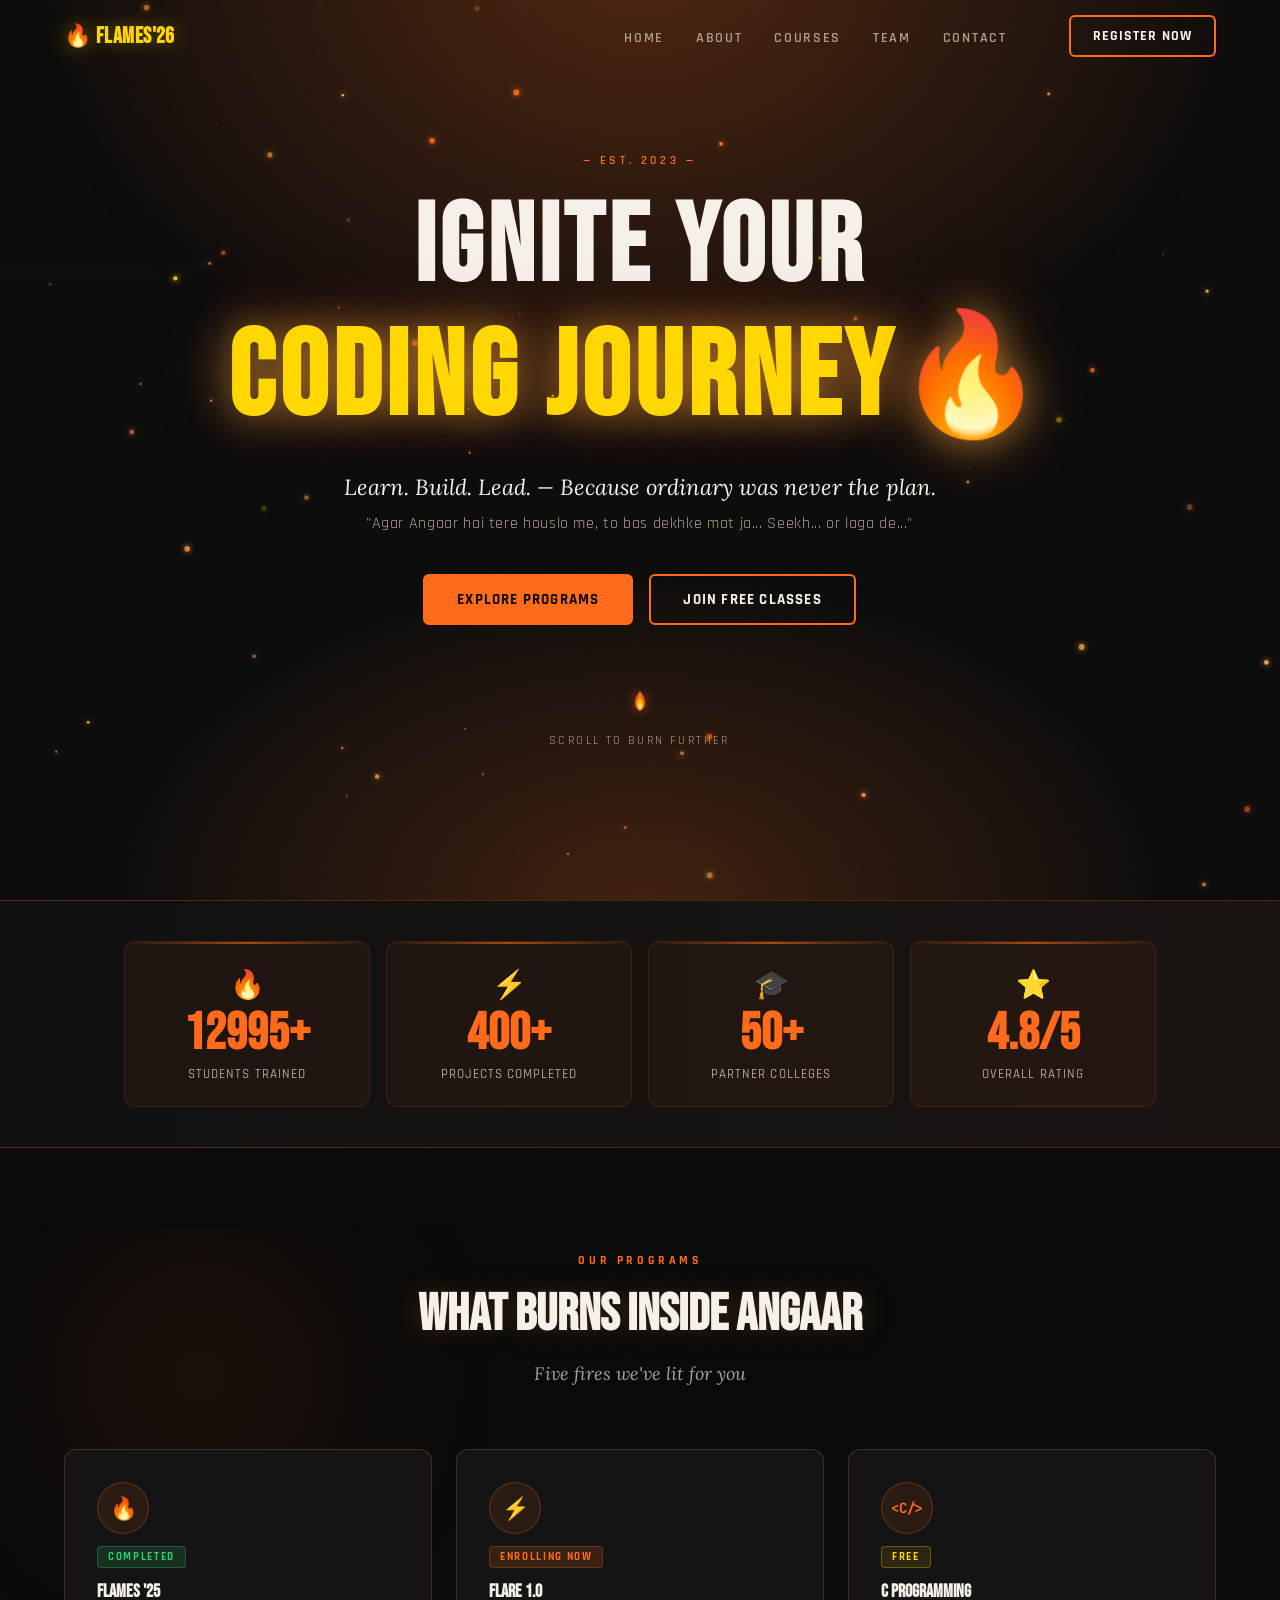
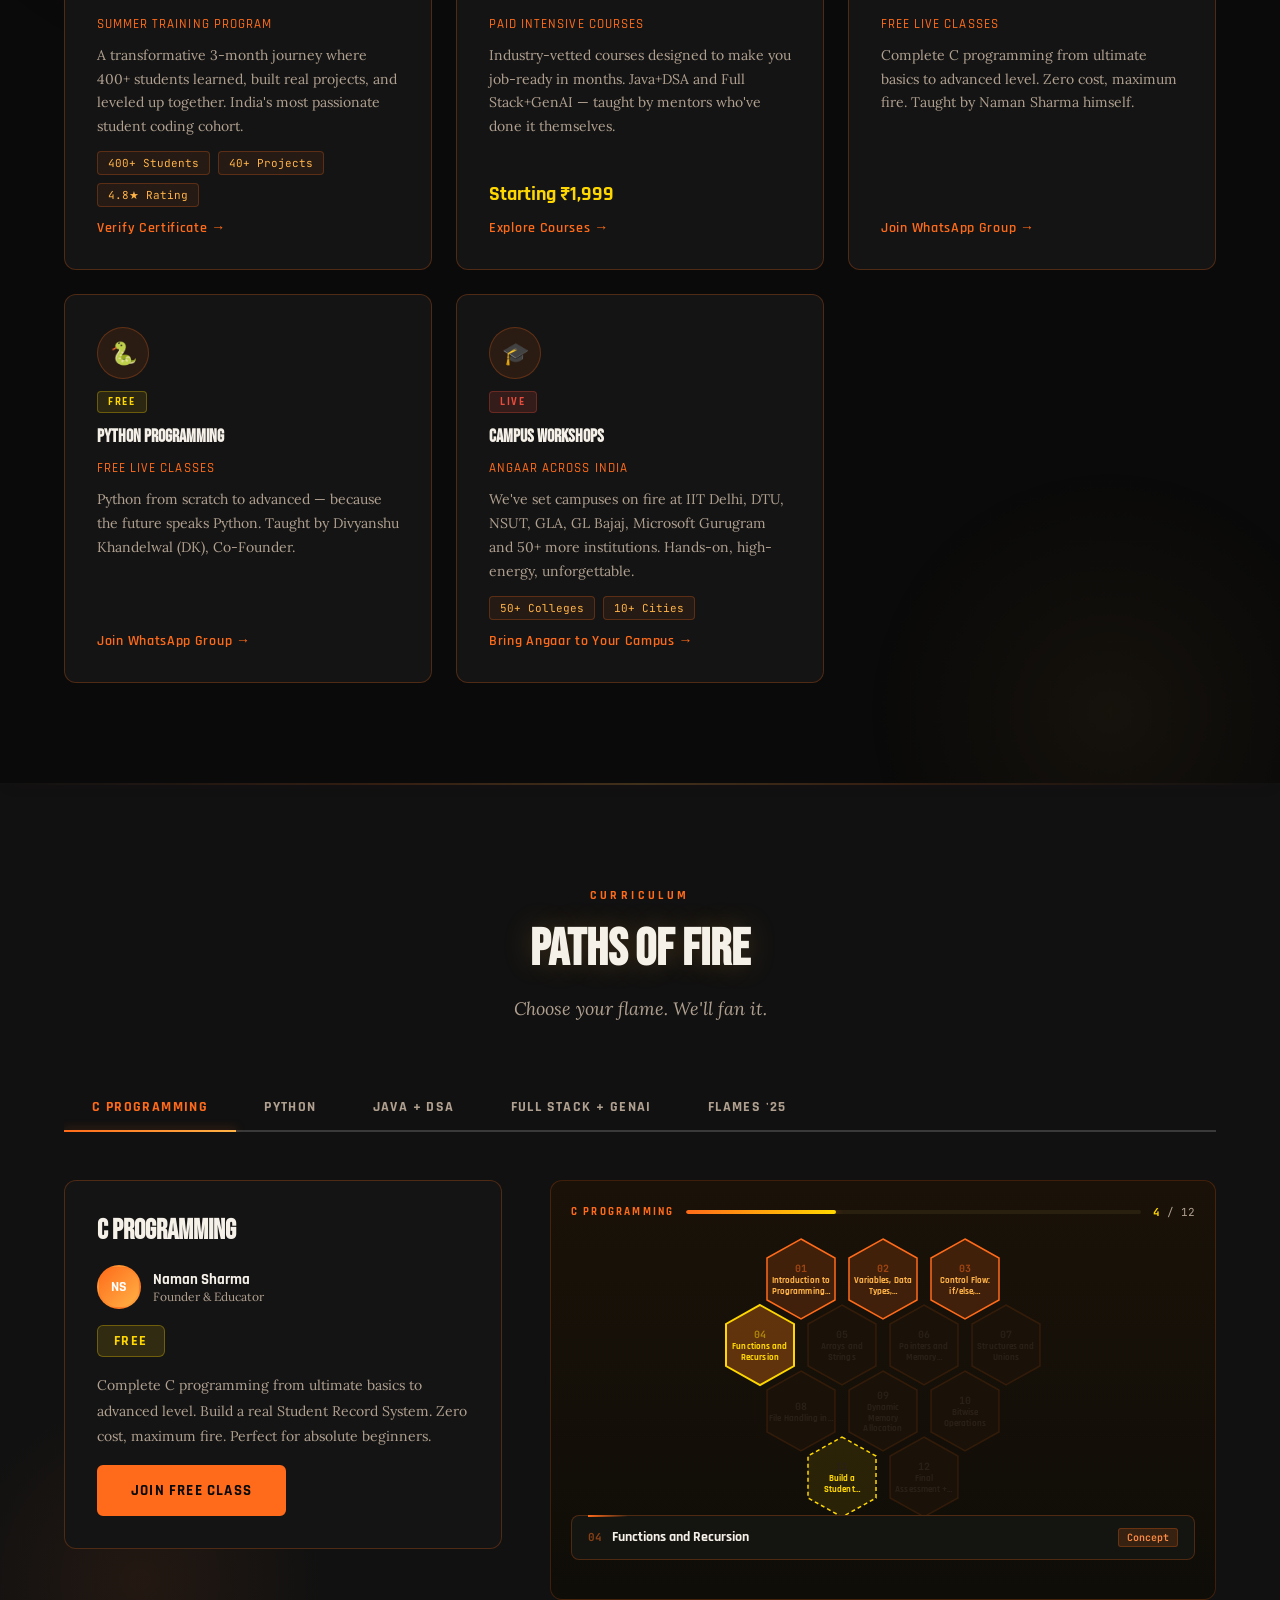
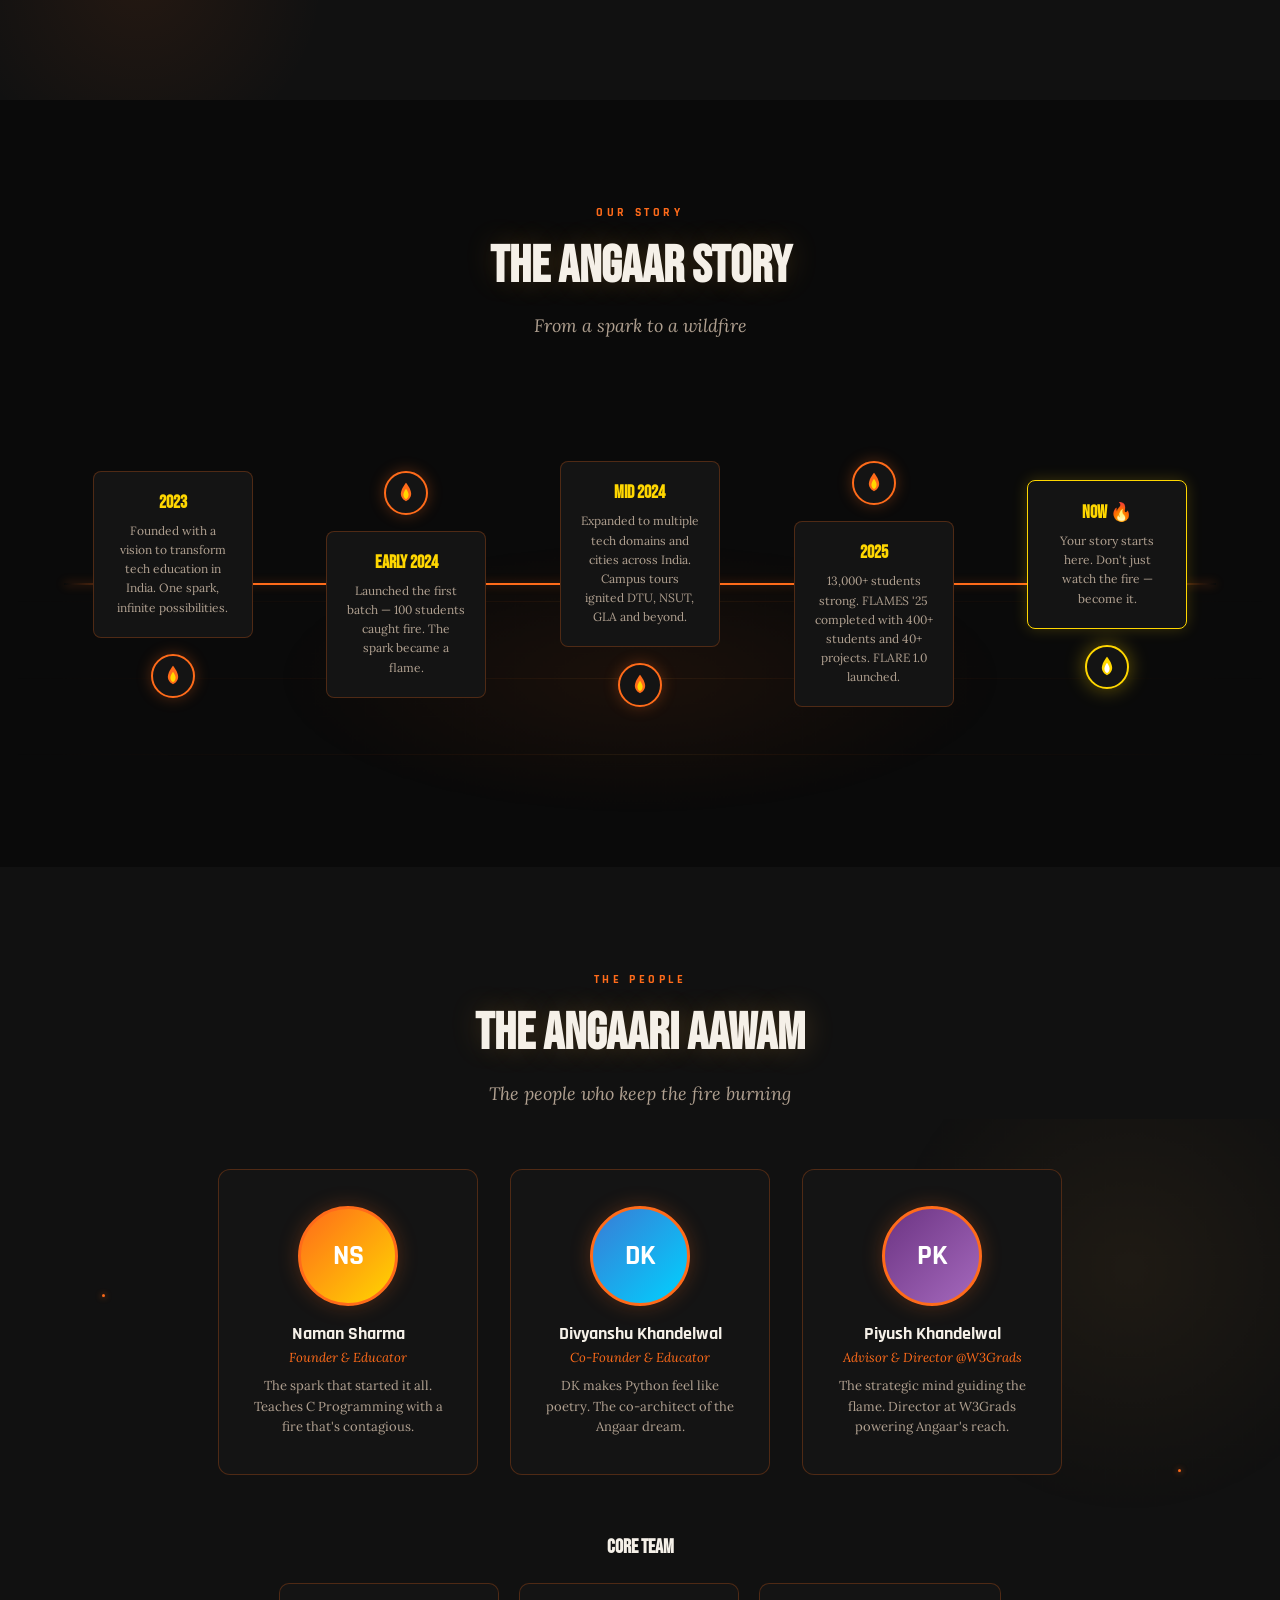
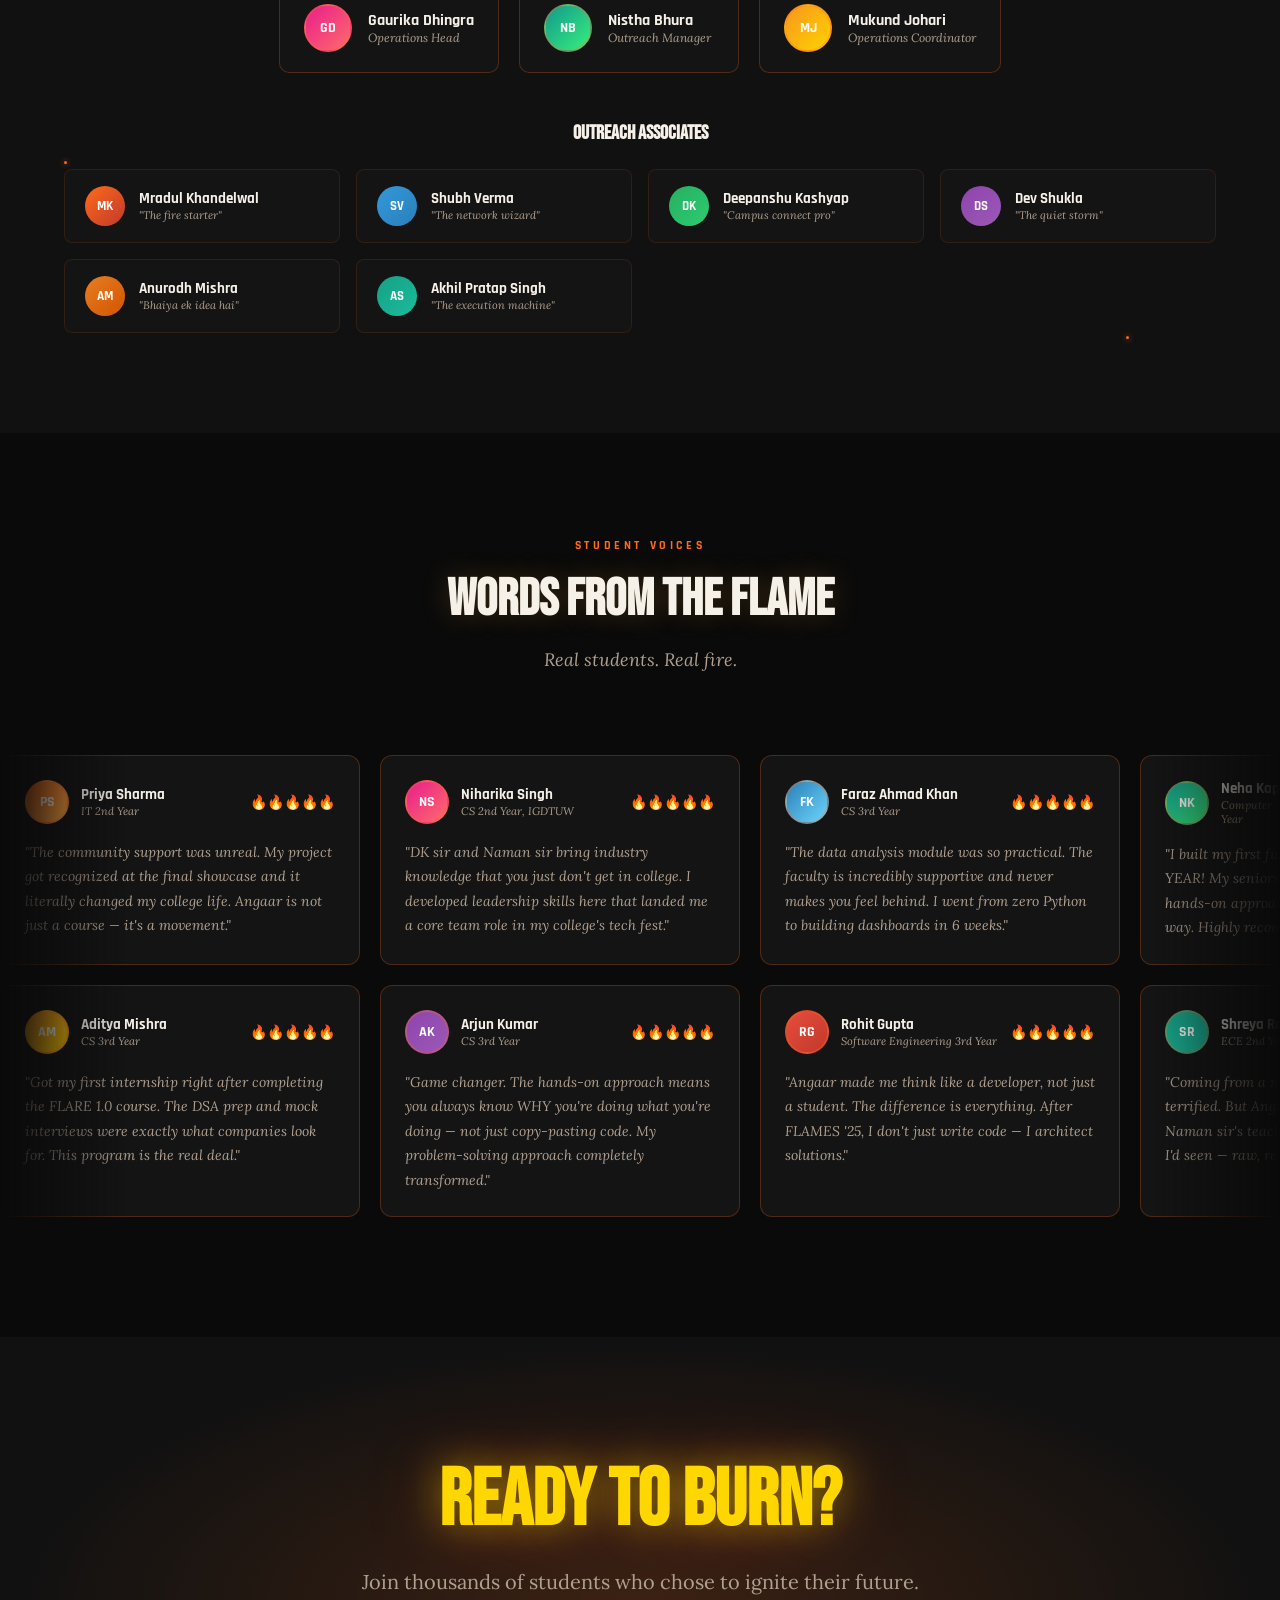
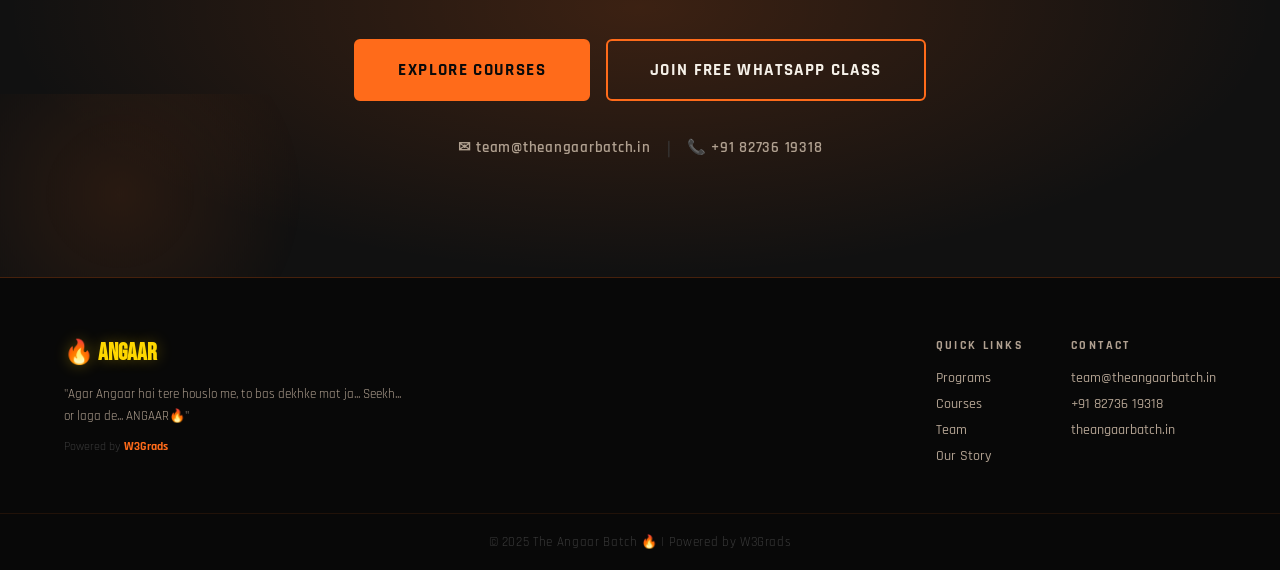
<file: index.html>
<!DOCTYPE html>
<html lang="en">

<head>
  <meta charset="UTF-8" />
  <meta name="viewport" content="width=device-width, initial-scale=1.0" />
  <meta name="description"
    content="The Angaar Batch — India's most passionate student coding community. Free live coding classes, intensive FLARE courses, and campus workshops. 13,000+ students trained." />
  <title>The Angaar Batch 🔥 | Ignite Your Angaar</title>

  <!-- Google Fonts -->
  <link rel="preconnect" href="https://fonts.googleapis.com" />
  <link rel="preconnect" href="https://fonts.gstatic.com" crossorigin />
  <link
    href="https://fonts.googleapis.com/css2?family=Bebas+Neue&family=Rajdhani:wght@400;500;600;700&family=Lora:ital,wght@0,400;0,600;1,400;1,600&family=JetBrains+Mono:wght@400;500&display=swap"
    rel="stylesheet" />

  <link rel="stylesheet" href="style.css" />
</head>

<body>

  <!-- ======= NAVBAR ======= -->
  <nav id="navbar" class="navbar">
    <div class="nav-container">
      <a href="#" class="nav-logo" id="nav-logo">🔥 FLAMES'26</a>
      <ul class="nav-links" id="nav-links">
        <li><a href="#hero" class="nav-link">Home</a></li>
        <li><a href="#about" class="nav-link">About</a></li>
        <li><a href="#courses" class="nav-link">Courses</a></li>
        <li><a href="#team" class="nav-link">Team</a></li>
        <li><a href="#contact" class="nav-link">Contact</a></li>
      </ul>
      <a href="register.html" class="btn btn-outline nav-cta" id="nav-cta">Register Now</a>
      <button class="hamburger" id="hamburger" aria-label="Open menu">
        <span></span><span></span><span></span>
      </button>
    </div>
    <!-- Mobile Drawer -->
    <div class="mobile-drawer" id="mobile-drawer">
      <button class="drawer-close" id="drawer-close" aria-label="Close menu">✕</button>
      <ul class="drawer-links">
        <li><a href="#hero" class="drawer-link">Home</a></li>
        <li><a href="#about" class="drawer-link">About</a></li>
        <li><a href="#courses" class="drawer-link">Courses</a></li>
        <li><a href="#team" class="drawer-link">Team</a></li>
        <li><a href="#contact" class="drawer-link">Contact</a></li>
      </ul>
      <a href="register.html" class="btn btn-primary drawer-cta">Register Now</a>
    </div>
    <div class="drawer-overlay" id="drawer-overlay"></div>
  </nav>

  <!-- ======= HERO SECTION ======= -->
  <section id="hero" class="hero-section">
    <!-- Background Layers -->
    <canvas id="particles-canvas" class="particles-canvas"></canvas>
    <div class="hero-glow-top"></div>
    <div class="hero-glow-bottom"></div>
    <div class="hero-smoke hero-smoke--1"></div>
    <div class="hero-smoke hero-smoke--2"></div>
    <div class="noise-overlay"></div>

    <!-- Hero Content -->
    <div class="hero-content" id="hero-content">
      <span class="hero-label reveal-hero" id="hero-label">— EST. 2023 —</span>

      <h1 class="hero-title">
        <span class="hero-line-1 reveal-hero" id="hero-line-1">IGNITE YOUR</span>
        <span class="hero-line-2 reveal-hero" id="hero-line-2">Coding Journey<span class="fire-emoji">🔥</span></span>
      </h1>

      <p class="hero-tagline reveal-hero" id="hero-tagline">
        Learn. Build. Lead. — Because ordinary was never the plan.
      </p>
      <p class="hero-hindi reveal-hero" id="hero-hindi">
        "Agar Angaar hai tere houslo me, to bas dekhke mat ja... Seekh... or laga de..."
      </p>

      <div class="hero-buttons reveal-hero" id="hero-buttons">
        <a href="#about" class="btn btn-primary" id="btn-explore">Explore Programs</a>
        <a href="#courses" class="btn btn-outline" id="btn-join">Join Free Classes</a>
      </div>

      <div class="scroll-indicator reveal-hero" id="scroll-indicator">
        <div class="scroll-flame">
          <svg width="24" height="32" viewBox="0 0 24 32" fill="none" xmlns="http://www.w3.org/2000/svg"
            class="flame-svg">
            <path d="M12 2C12 2 7 8 7 14C7 17.866 9.134 21 12 22C14.866 21 17 17.866 17 14C17 8 12 2 12 2Z"
              fill="#FF6B1A" opacity="0.9" />
            <path d="M12 8C12 8 9 12 9 15.5C9 17.985 10.343 20 12 20.5C13.657 20 15 17.985 15 15.5C15 12 12 8 12 8Z"
              fill="#FFD700" opacity="0.8" />
            <path
              d="M12 14C12 14 10.5 16 10.5 17.5C10.5 19.157 11.172 20.5 12 20.5C12.828 20.5 13.5 19.157 13.5 17.5C13.5 16 12 14 12 14Z"
              fill="white" opacity="0.6" />
          </svg>
        </div>
        <span class="scroll-text">Scroll to burn further</span>
      </div>
    </div>
  </section>

  <!-- ======= STATS BAR ======= -->
  <section id="stats" class="stats-bar">
    <div class="stats-bg-sweep" aria-hidden="true"></div>
    <div class="stats-container">
      <div class="stat-item">
        <span class="stat-icon">🔥</span>
        <span class="stat-number" data-target="13000" data-suffix="+">0</span>
        <span class="stat-label">Students Trained</span>
      </div>
      <div class="stat-divider"></div>
      <div class="stat-item">
        <span class="stat-icon">⚡</span>
        <span class="stat-number" data-target="400" data-suffix="+">0</span>
        <span class="stat-label">Projects Completed</span>
      </div>
      <div class="stat-divider"></div>
      <div class="stat-item">
        <span class="stat-icon">🎓</span>
        <span class="stat-number" data-target="50" data-suffix="+">0</span>
        <span class="stat-label">Partner Colleges</span>
      </div>
      <div class="stat-divider"></div>
      <div class="stat-item">
        <span class="stat-icon">⭐</span>
        <span class="stat-number" data-target="4.8" data-suffix="/5" data-decimal="1">0</span>
        <span class="stat-label">Overall Rating</span>
      </div>
    </div>
  </section>

  <!-- ======= ABOUT / HIGHLIGHTS ======= -->
  <section id="about" class="section programs-section">
    <div class="section-bg-glow programs-bg" aria-hidden="true">
      <div class="sbg-orb sbg-orb--1"></div>
      <div class="sbg-orb sbg-orb--2"></div>
    </div>
    <div class="container">
      <div class="section-header reveal">
        <span class="section-label">OUR PROGRAMS</span>
        <h2 class="section-title">What Burns Inside Angaar</h2>
        <p class="section-subtitle">Five fires we've lit for you</p>
      </div>

      <div class="cards-grid">
        <!-- Card 1: FLAMES '25 -->
        <div class="program-card reveal" id="card-flames">
          <div class="card-icon-wrap">
            <span class="card-icon">🔥</span>
          </div>
          <div class="card-badge card-badge--success">COMPLETED</div>
          <h3 class="card-title">FLAMES '25</h3>
          <p class="card-subtitle">Summer Training Program</p>
          <p class="card-body">A transformative 3-month journey where 400+ students learned, built real projects, and
            leveled up together. India's most passionate student coding cohort.</p>
          <div class="card-stats-row">
            <span class="mini-stat">400+ Students</span>
            <span class="mini-stat">40+ Projects</span>
            <span class="mini-stat">4.8★ Rating</span>
          </div>
          <a href="#" class="card-link">Verify Certificate →</a>
        </div>

        <!-- Card 2: FLARE 1.0 -->
        <div class="program-card reveal" id="card-flare">
          <div class="card-icon-wrap">
            <span class="card-icon">⚡</span>
          </div>
          <div class="card-badge card-badge--active">ENROLLING NOW</div>
          <h3 class="card-title">FLARE 1.0</h3>
          <p class="card-subtitle">Paid Intensive Courses</p>
          <p class="card-body">Industry-vetted courses designed to make you job-ready in months. Java+DSA and Full
            Stack+GenAI — taught by mentors who've done it themselves.</p>
          <div class="card-price">Starting ₹1,999</div>
          <a href="#courses" class="card-link">Explore Courses →</a>
        </div>

        <!-- Card 3: C Programming -->
        <div class="program-card reveal" id="card-c">
          <div class="card-icon-wrap">
            <span class="card-icon card-icon--mono">&lt;C/&gt;</span>
          </div>
          <div class="card-badge card-badge--free">FREE</div>
          <h3 class="card-title">C Programming</h3>
          <p class="card-subtitle">Free Live Classes</p>
          <p class="card-body">Complete C programming from ultimate basics to advanced level. Zero cost, maximum fire.
            Taught by Naman Sharma himself.</p>
          <a href="#" class="card-link">Join WhatsApp Group →</a>
        </div>

        <!-- Card 4: Python -->
        <div class="program-card program-card--wide reveal" id="card-python">
          <div class="card-icon-wrap">
            <span class="card-icon">🐍</span>
          </div>
          <div class="card-badge card-badge--free">FREE</div>
          <h3 class="card-title">Python Programming</h3>
          <p class="card-subtitle">Free Live Classes</p>
          <p class="card-body">Python from scratch to advanced — because the future speaks Python. Taught by Divyanshu
            Khandelwal (DK), Co-Founder.</p>
          <a href="#" class="card-link">Join WhatsApp Group →</a>
        </div>

        <!-- Card 5: Workshops -->
        <div class="program-card program-card--wide reveal" id="card-workshops">
          <div class="card-icon-wrap">
            <span class="card-icon">🎓</span>
          </div>
          <div class="card-badge card-badge--live">LIVE</div>
          <h3 class="card-title">Campus Workshops</h3>
          <p class="card-subtitle">Angaar Across India</p>
          <p class="card-body">We've set campuses on fire at IIT Delhi, DTU, NSUT, GLA, GL Bajaj, Microsoft Gurugram and
            50+ more institutions. Hands-on, high-energy, unforgettable.</p>
          <div class="card-stats-row">
            <span class="mini-stat">50+ Colleges</span>
            <span class="mini-stat">10+ Cities</span>
          </div>
          <a href="#contact" class="card-link">Bring Angaar to Your Campus →</a>
        </div>
      </div>
    </div>
  </section>

  <!-- ======= COURSES SECTION ======= -->
  <section id="courses" class="section courses-section">
    <div class="section-bg-glow courses-bg" aria-hidden="true">
      <div class="sbg-scanline"></div>
      <div class="sbg-corner-glow"></div>
    </div>
    <div class="container">
      <div class="section-header reveal">
        <span class="section-label">CURRICULUM</span>
        <h2 class="section-title">Paths of Fire</h2>
        <p class="section-subtitle">Choose your flame. We'll fan it.</p>
      </div>

      <!-- Tab Switcher -->
      <div class="tabs-wrapper reveal">
        <div class="tabs-bar" id="tabs-bar">
          <button class="tab-btn active" data-tab="c" id="tab-c">C PROGRAMMING</button>
          <button class="tab-btn" data-tab="python" id="tab-python">PYTHON</button>
          <button class="tab-btn" data-tab="java" id="tab-java">JAVA + DSA</button>
          <button class="tab-btn" data-tab="fullstack" id="tab-fullstack">FULL STACK + GENAI</button>
          <button class="tab-btn" data-tab="flames" id="tab-flames">FLAMES '25</button>
          <div class="tab-indicator" id="tab-indicator"></div>
        </div>
      </div>

      <!-- Course Cards -->
      <div class="course-panels">

        <!-- C Programming Panel -->
        <div class="course-panel active" id="panel-c">
          <div class="course-info">
            <h3 class="course-title">C Programming</h3>
            <div class="course-instructor">
              <div class="instructor-avatar" style="background: linear-gradient(135deg, #FF6B1A, #FFB347);">NS</div>
              <div>
                <div class="instructor-name">Naman Sharma</div>
                <div class="instructor-role">Founder & Educator</div>
              </div>
            </div>
            <div class="course-price-badge free-badge">FREE</div>
            <p class="course-desc">Complete C programming from ultimate basics to advanced level. Build a real Student
              Record System. Zero cost, maximum fire. Perfect for absolute beginners.</p>
            <a href="#" class="btn btn-primary course-enroll-btn" id="enroll-c">Join Free Class</a>
          </div>
          <div class="hex-course-wrap" id="hex-c">
            <div class="hex-header">
              <span class="hex-header-label">C PROGRAMMING</span>
              <div class="hex-progress-bar"><div class="hex-progress-fill" id="hex-prog-c" style="width: 33%;"></div></div>
              <span class="hex-count"><span class="hex-count-done" id="hex-done-c">4</span> / 12</span>
            </div>
            <div class="hex-grid" id="hgrid-c">
              <div class="hex-row">
                <div class="hex-item done"   data-id="01" data-label="Introduction to Programming &amp; C Language" data-tag="Concept"></div>
                <div class="hex-item done"   data-id="02" data-label="Variables, Data Types, and Operators"      data-tag="Concept"></div>
                <div class="hex-item done"   data-id="03" data-label="Control Flow: if/else, switch, loops"      data-tag="Concept"></div>
              </div>
              <div class="hex-row hex-row--offset">
                <div class="hex-item active" data-id="04" data-label="Functions and Recursion"                   data-tag="Concept"></div>
                <div class="hex-item locked" data-id="05" data-label="Arrays and Strings"                        data-tag="Concept"></div>
                <div class="hex-item locked" data-id="06" data-label="Pointers and Memory Management"            data-tag="Concept"></div>
                <div class="hex-item locked" data-id="07" data-label="Structures and Unions"                     data-tag="Concept"></div>
              </div>
              <div class="hex-row">
                <div class="hex-item locked" data-id="08" data-label="File Handling in C"                        data-tag="Concept"></div>
                <div class="hex-item locked" data-id="09" data-label="Dynamic Memory Allocation"                 data-tag="Concept"></div>
                <div class="hex-item locked" data-id="10" data-label="Bitwise Operations"                        data-tag="Concept"></div>
              </div>
              <div class="hex-row hex-row--center">
                <div class="hex-item locked project" data-id="11" data-label="Build a Student Record System in C" data-tag="Project"></div>
                <div class="hex-item locked"         data-id="12" data-label="Final Assessment + Certificate"     data-tag="Assessment"></div>
              </div>
            </div>
            <div class="hex-detail" id="hex-detail-c">
              <span class="hd-num">04</span>
              <span class="hd-title">Functions and Recursion</span>
              <span class="hd-tag hd-tag--concept">Concept</span>
            </div>
          </div>
        </div>

        <!-- Python Panel -->
        <div class="course-panel" id="panel-python">
          <div class="course-info">
            <h3 class="course-title">Python Programming</h3>
            <div class="course-instructor">
              <div class="instructor-avatar" style="background: linear-gradient(135deg, #3a7bd5, #00d2ff);">DK</div>
              <div>
                <div class="instructor-name">Divyanshu Khandelwal</div>
                <div class="instructor-role">Co-Founder & Educator</div>
              </div>
            </div>
            <div class="course-price-badge free-badge">FREE</div>
            <p class="course-desc">Python from scratch to advanced — because the future speaks Python. Build real data
              dashboards. Taught by DK himself, with love and fire.</p>
            <a href="#" class="btn btn-primary course-enroll-btn" id="enroll-python">Join Free Class</a>
          </div>
          <div class="hex-course-wrap" id="hex-python">
            <div class="hex-header">
              <span class="hex-header-label">PYTHON</span>
              <div class="hex-progress-bar"><div class="hex-progress-fill" id="hex-prog-python" style="width: 25%;"></div></div>
              <span class="hex-count"><span class="hex-count-done" id="hex-done-python">3</span> / 12</span>
            </div>
            <div class="hex-grid" id="hgrid-python">
              <div class="hex-row">
                <div class="hex-item done"   data-id="01" data-label="Python Basics: Syntax, Variables, I/O"     data-tag="Concept"></div>
                <div class="hex-item done"   data-id="02" data-label="Conditionals and Loops"                    data-tag="Concept"></div>
                <div class="hex-item done"   data-id="03" data-label="Functions, Scope, and Lambda"              data-tag="Concept"></div>
              </div>
              <div class="hex-row hex-row--offset">
                <div class="hex-item active" data-id="04" data-label="Lists, Tuples, Sets, Dictionaries"         data-tag="Concept"></div>
                <div class="hex-item locked" data-id="05" data-label="String Manipulation Deep Dive"             data-tag="Concept"></div>
                <div class="hex-item locked" data-id="06" data-label="File Handling and Exceptions"              data-tag="Concept"></div>
                <div class="hex-item locked" data-id="07" data-label="Object-Oriented Programming in Python"     data-tag="Concept"></div>
              </div>
              <div class="hex-row">
                <div class="hex-item locked" data-id="08" data-label="Modules and Packages"                      data-tag="Concept"></div>
                <div class="hex-item locked" data-id="09" data-label="Working with APIs (requests library)"      data-tag="Workshop"></div>
                <div class="hex-item locked" data-id="10" data-label="Data Analysis Intro with Pandas"           data-tag="Workshop"></div>
              </div>
              <div class="hex-row hex-row--center">
                <div class="hex-item locked" data-id="11" data-label="Web Scraping with BeautifulSoup"           data-tag="Workshop"></div>
                <div class="hex-item locked project" data-id="12" data-label="Build a Data Dashboard + Certificate" data-tag="Project"></div>
              </div>
            </div>
            <div class="hex-detail" id="hex-detail-python">
              <span class="hd-num">04</span>
              <span class="hd-title">Lists, Tuples, Sets, Dictionaries</span>
              <span class="hd-tag hd-tag--concept">Concept</span>
            </div>
          </div>
        </div>

        <!-- Java + DSA Panel -->
        <div class="course-panel" id="panel-java">
          <div class="course-info">
            <h3 class="course-title">Java + DSA</h3>
            <div class="course-instructor">
              <div class="instructor-avatar" style="background: linear-gradient(135deg, #FF6B1A, #c0392b);">AM</div>
              <div>
                <div class="instructor-name">Angaar Mentors</div>
                <div class="instructor-role">FLARE 1.0 Program</div>
              </div>
            </div>
            <div class="course-price-badge paid-badge">₹1,999</div>
            <p class="course-desc">Industry-vetted Java & DSA roadmap with 150+ curated problems, mock interviews, and a
              capstone portfolio project. Job-ready in months.</p>
            <a href="#" class="btn btn-primary course-enroll-btn" id="enroll-java">Enroll Now</a>
          </div>
          <div class="hex-course-wrap" id="hex-java">
            <div class="hex-header">
              <span class="hex-header-label">JAVA + DSA</span>
              <div class="hex-progress-bar"><div class="hex-progress-fill" id="hex-prog-java" style="width: 17%;"></div></div>
              <span class="hex-count"><span class="hex-count-done" id="hex-done-java">2</span> / 12</span>
            </div>
            <div class="hex-grid" id="hgrid-java">
              <div class="hex-row">
                <div class="hex-item done"   data-id="01" data-label="Core Java: Syntax, OOP, Classes, Inheritance"       data-tag="Concept"></div>
                <div class="hex-item done"   data-id="02" data-label="Advanced OOP: Abstract, Interfaces, Generics"        data-tag="Concept"></div>
                <div class="hex-item active" data-id="03" data-label="Exception Handling and Collections Framework"        data-tag="Concept"></div>
              </div>
              <div class="hex-row hex-row--offset">
                <div class="hex-item locked" data-id="04" data-label="Java 8+ Features (Streams, Lambda, Optional)"        data-tag="Concept"></div>
                <div class="hex-item locked" data-id="05" data-label="Time &amp; Space Complexity Analysis"                data-tag="Concept"></div>
                <div class="hex-item locked" data-id="06" data-label="Arrays, Strings, and Hashing Problems"               data-tag="Concept"></div>
                <div class="hex-item locked" data-id="07" data-label="Linked Lists: Singly, Doubly, Circular"              data-tag="Concept"></div>
              </div>
              <div class="hex-row">
                <div class="hex-item locked" data-id="08" data-label="Stacks, Queues, and Dequeues"                        data-tag="Concept"></div>
                <div class="hex-item locked" data-id="09" data-label="Trees: Binary, BST, AVL, Segment Trees"              data-tag="Concept"></div>
                <div class="hex-item locked" data-id="10" data-label="Graphs: BFS, DFS, Dijkstra, Topological Sort"       data-tag="Concept"></div>
              </div>
              <div class="hex-row hex-row--center">
                <div class="hex-item locked" data-id="11" data-label="Dynamic Programming Patterns (50+ problems)"         data-tag="Concept"></div>
                <div class="hex-item locked project" data-id="12" data-label="Capstone Project Portfolio"                  data-tag="Project"></div>
              </div>
            </div>
            <div class="hex-detail" id="hex-detail-java">
              <span class="hd-num">03</span>
              <span class="hd-title">Exception Handling and Collections Framework</span>
              <span class="hd-tag hd-tag--concept">Concept</span>
            </div>
          </div>
        </div>

        <!-- Full Stack + GenAI Panel -->
        <div class="course-panel" id="panel-fullstack">
          <div class="course-info">
            <h3 class="course-title">Full Stack + GenAI</h3>
            <div class="course-instructor">
              <div class="instructor-avatar" style="background: linear-gradient(135deg, #6c3483, #a569bd);">AM</div>
              <div>
                <div class="instructor-name">Angaar Mentors</div>
                <div class="instructor-role">FLARE 1.0 Program</div>
              </div>
            </div>
            <div class="course-price-badge paid-badge">₹1,999</div>
            <p class="course-desc">Master React, Django, and integrate real AI into your apps. Build a full-stack
              AI-powered web application as your capstone. The future is now.</p>
            <a href="#" class="btn btn-primary course-enroll-btn" id="enroll-fullstack">Enroll Now</a>
          </div>
          <div class="hex-course-wrap" id="hex-fullstack">
            <div class="hex-header">
              <span class="hex-header-label">FULL STACK + GENAI</span>
              <div class="hex-progress-bar"><div class="hex-progress-fill" id="hex-prog-fullstack" style="width: 17%;"></div></div>
              <span class="hex-count"><span class="hex-count-done" id="hex-done-fullstack">2</span> / 12</span>
            </div>
            <div class="hex-grid" id="hgrid-fullstack">
              <div class="hex-row">
                <div class="hex-item done"   data-id="01" data-label="HTML5 + CSS3 Mastery"                            data-tag="Concept"></div>
                <div class="hex-item done"   data-id="02" data-label="JavaScript ES6+: Promises, Async/Await"          data-tag="Concept"></div>
                <div class="hex-item active" data-id="03" data-label="React.js: Components, Hooks, State Management"   data-tag="Concept"></div>
              </div>
              <div class="hex-row hex-row--offset">
                <div class="hex-item locked" data-id="04" data-label="Django Framework: Models, Views, URLs"            data-tag="Concept"></div>
                <div class="hex-item locked" data-id="05" data-label="REST API Design with Django REST Framework"       data-tag="Concept"></div>
                <div class="hex-item locked" data-id="06" data-label="SQL Databases: PostgreSQL Design &amp; Queries"   data-tag="Concept"></div>
                <div class="hex-item locked" data-id="07" data-label="NoSQL with MongoDB"                               data-tag="Concept"></div>
              </div>
              <div class="hex-row">
                <div class="hex-item locked" data-id="08" data-label="Authentication: JWT, Sessions, OAuth"             data-tag="Concept"></div>
                <div class="hex-item locked" data-id="09" data-label="ChatGPT API &amp; LLM Integration"               data-tag="Workshop"></div>
                <div class="hex-item locked" data-id="10" data-label="Building AI-Powered Web Features"                 data-tag="Workshop"></div>
              </div>
              <div class="hex-row hex-row--center">
                <div class="hex-item locked" data-id="11" data-label="WebApp Deployment: AWS/Render/Railway"            data-tag="Workshop"></div>
                <div class="hex-item locked project" data-id="12" data-label="Capstone: Full Stack AI Web Application"  data-tag="Project"></div>
              </div>
            </div>
            <div class="hex-detail" id="hex-detail-fullstack">
              <span class="hd-num">03</span>
              <span class="hd-title">React.js: Components, Hooks, State Management</span>
              <span class="hd-tag hd-tag--concept">Concept</span>
            </div>
          </div>
        </div>

        <!-- FLAMES '25 Panel -->
        <div class="course-panel" id="panel-flames">
          <div class="course-info">
            <h3 class="course-title">FLAMES '25</h3>
            <div class="course-instructor">
              <div class="instructor-avatar" style="background: linear-gradient(135deg, #FF6B1A, #FFD700);">🔥</div>
              <div>
                <div class="instructor-name">Angaar Core Team</div>
                <div class="instructor-role">Completed Cohort</div>
              </div>
            </div>
            <div class="course-price-badge completed-badge">3 MONTHS</div>
            <p class="course-desc">The iconic first summer batch — 400+ students, 40+ projects, 4.8/5 rating. A
              completed cohort that proved the Angaar model works. Your batch comes next.</p>
            <a href="#" class="btn btn-outline course-enroll-btn" id="enroll-flames">View Alumni Network</a>
          </div>
          <div class="hex-course-wrap" id="hex-flames">
            <div class="hex-header">
              <span class="hex-header-label">FLAMES '25</span>
              <div class="hex-progress-bar"><div class="hex-progress-fill" id="hex-prog-flames" style="width: 42%;"></div></div>
              <span class="hex-count"><span class="hex-count-done" id="hex-done-flames">5</span> / 12</span>
            </div>
            <div class="hex-grid" id="hgrid-flames">
              <div class="hex-row">
                <div class="hex-item done"   data-id="01" data-label="Orientation &amp; Team Formation"            data-tag="Workshop"></div>
                <div class="hex-item done"   data-id="02" data-label="Git, GitHub, and Collaboration Workflows"    data-tag="Concept"></div>
                <div class="hex-item done"   data-id="03" data-label="Web Fundamentals: HTML, CSS, JavaScript"    data-tag="Concept"></div>
              </div>
              <div class="hex-row hex-row--offset">
                <div class="hex-item done"   data-id="04" data-label="Python for Web Development"                  data-tag="Concept"></div>
                <div class="hex-item done"   data-id="05" data-label="Django Backend Development"                  data-tag="Concept"></div>
                <div class="hex-item active" data-id="06" data-label="Database Design and Integration"             data-tag="Concept"></div>
                <div class="hex-item locked" data-id="07" data-label="Frontend: Building Interactive UIs"          data-tag="Workshop"></div>
              </div>
              <div class="hex-row">
                <div class="hex-item locked" data-id="08" data-label="API Development and Integration"             data-tag="Workshop"></div>
                <div class="hex-item locked project" data-id="09" data-label="Team Project Kickoff (40+ teams)"    data-tag="Project"></div>
                <div class="hex-item locked" data-id="10" data-label="Agile Methodology &amp; Sprint Planning"    data-tag="Workshop"></div>
              </div>
              <div class="hex-row hex-row--center">
                <div class="hex-item locked project" data-id="11" data-label="Project Development Sprints (6 weeks)" data-tag="Project"></div>
                <div class="hex-item locked"         data-id="12" data-label="Final Project Presentations + Certificates" data-tag="Assessment"></div>
              </div>
            </div>
            <div class="hex-detail" id="hex-detail-flames">
              <span class="hd-num">06</span>
              <span class="hd-title">Database Design and Integration</span>
              <span class="hd-tag hd-tag--concept">Concept</span>
            </div>
          </div>
        </div>

      </div>
    </div>
  </section>

  <!-- ======= JOURNEY / MILESTONES ======= -->
  <section id="journey" class="section journey-section">
    <div class="section-bg-glow journey-bg" aria-hidden="true">
      <div class="sbg-orb sbg-orb--center"></div>
      <div class="sbg-shimmer sbg-shimmer--1"></div>
      <div class="sbg-shimmer sbg-shimmer--2"></div>
      <div class="sbg-shimmer sbg-shimmer--3"></div>
    </div>
    <div class="container">
      <div class="section-header reveal">
        <span class="section-label">OUR STORY</span>
        <h2 class="section-title">The Angaar Story</h2>
        <p class="section-subtitle">From a spark to a wildfire</p>
      </div>
      <div class="timeline-wrapper reveal">
        <div class="timeline-line"></div>
        <div class="timeline-items">
          <div class="timeline-item">
            <div class="timeline-dot">
              <svg width="20" height="24" viewBox="0 0 20 28" fill="none" class="tl-flame">
                <path d="M10 2C10 2 4 9 4 15C4 18.866 6.686 22.5 10 23.5C13.314 22.5 16 18.866 16 15C16 9 10 2 10 2Z"
                  fill="#FF6B1A" />
                <path d="M10 9C10 9 7 13 7 16C7 18.485 8.343 20.5 10 21C11.657 20.5 13 18.485 13 16C13 13 10 9 10 9Z"
                  fill="#FFD700" />
              </svg>
            </div>
            <div class="timeline-card tl-above">
              <div class="tl-year">2023</div>
              <p class="tl-desc">Founded with a vision to transform tech education in India. One spark, infinite
                possibilities.</p>
            </div>
          </div>
          <div class="timeline-item">
            <div class="timeline-dot">
              <svg width="20" height="24" viewBox="0 0 20 28" fill="none" class="tl-flame">
                <path d="M10 2C10 2 4 9 4 15C4 18.866 6.686 22.5 10 23.5C13.314 22.5 16 18.866 16 15C16 9 10 2 10 2Z"
                  fill="#FF6B1A" />
                <path d="M10 9C10 9 7 13 7 16C7 18.485 8.343 20.5 10 21C11.657 20.5 13 18.485 13 16C13 13 10 9 10 9Z"
                  fill="#FFD700" />
              </svg>
            </div>
            <div class="timeline-card tl-below">
              <div class="tl-year">Early 2024</div>
              <p class="tl-desc">Launched the first batch — 100 students caught fire. The spark became a flame.</p>
            </div>
          </div>
          <div class="timeline-item">
            <div class="timeline-dot">
              <svg width="20" height="24" viewBox="0 0 20 28" fill="none" class="tl-flame">
                <path d="M10 2C10 2 4 9 4 15C4 18.866 6.686 22.5 10 23.5C13.314 22.5 16 18.866 16 15C16 9 10 2 10 2Z"
                  fill="#FF6B1A" />
                <path d="M10 9C10 9 7 13 7 16C7 18.485 8.343 20.5 10 21C11.657 20.5 13 18.485 13 16C13 13 10 9 10 9Z"
                  fill="#FFD700" />
              </svg>
            </div>
            <div class="timeline-card tl-above">
              <div class="tl-year">Mid 2024</div>
              <p class="tl-desc">Expanded to multiple tech domains and cities across India. Campus tours ignited DTU,
                NSUT, GLA and beyond.</p>
            </div>
          </div>
          <div class="timeline-item">
            <div class="timeline-dot">
              <svg width="20" height="24" viewBox="0 0 20 28" fill="none" class="tl-flame">
                <path d="M10 2C10 2 4 9 4 15C4 18.866 6.686 22.5 10 23.5C13.314 22.5 16 18.866 16 15C16 9 10 2 10 2Z"
                  fill="#FF6B1A" />
                <path d="M10 9C10 9 7 13 7 16C7 18.485 8.343 20.5 10 21C11.657 20.5 13 18.485 13 16C13 13 10 9 10 9Z"
                  fill="#FFD700" />
              </svg>
            </div>
            <div class="timeline-card tl-below">
              <div class="tl-year">2025</div>
              <p class="tl-desc">13,000+ students strong. FLAMES '25 completed with 400+ students and 40+ projects.
                FLARE 1.0 launched.</p>
            </div>
          </div>
          <div class="timeline-item">
            <div class="timeline-dot tl-dot-active">
              <svg width="20" height="24" viewBox="0 0 20 28" fill="none" class="tl-flame">
                <path d="M10 2C10 2 4 9 4 15C4 18.866 6.686 22.5 10 23.5C13.314 22.5 16 18.866 16 15C16 9 10 2 10 2Z"
                  fill="#FFD700" />
                <path d="M10 9C10 9 7 13 7 16C7 18.485 8.343 20.5 10 21C11.657 20.5 13 18.485 13 16C13 13 10 9 10 9Z"
                  fill="white" />
              </svg>
            </div>
            <div class="timeline-card tl-above tl-card-active">
              <div class="tl-year">Now 🔥</div>
              <p class="tl-desc">Your story starts here. Don't just watch the fire — become it.</p>
            </div>
          </div>
        </div>
      </div>
    </div>
  </section>

  <!-- ======= TEAM SECTION ======= -->
  <section id="team" class="section team-section">
    <div class="section-bg-glow team-bg" aria-hidden="true">
      <div class="sbg-orb sbg-orb--top-right"></div>
      <span class="team-ember te-1"></span>
      <span class="team-ember te-2"></span>
      <span class="team-ember te-3"></span>
      <span class="team-ember te-4"></span>
      <span class="team-ember te-5"></span>
      <span class="team-ember te-6"></span>
    </div>
    <div class="container">
      <div class="section-header reveal">
        <span class="section-label">THE PEOPLE</span>
        <h2 class="section-title">The Angaari Aawam</h2>
        <p class="section-subtitle">The people who keep the fire burning</p>
      </div>

      <!-- Founders Row -->
      <div class="founders-row reveal">
        <div class="founder-card" id="founder-naman">
          <div class="founder-avatar-wrap">
            <div class="founder-avatar" style="background: linear-gradient(135deg, #FF6B1A 0%, #FFD700 100%);">NS</div>
          </div>
          <h3 class="founder-name">Naman Sharma</h3>
          <p class="founder-role">Founder & Educator</p>
          <p class="founder-desc">The spark that started it all. Teaches C Programming with a fire that's contagious.
          </p>
        </div>
        <div class="founder-card" id="founder-dk">
          <div class="founder-avatar-wrap">
            <div class="founder-avatar" style="background: linear-gradient(135deg, #3a7bd5 0%, #00d2ff 100%);">DK</div>
          </div>
          <h3 class="founder-name">Divyanshu Khandelwal</h3>
          <p class="founder-role">Co-Founder & Educator</p>
          <p class="founder-desc">DK makes Python feel like poetry. The co-architect of the Angaar dream.</p>
        </div>
        <div class="founder-card" id="founder-piyush">
          <div class="founder-avatar-wrap">
            <div class="founder-avatar" style="background: linear-gradient(135deg, #6c3483 0%, #a569bd 100%);">PK</div>
          </div>
          <h3 class="founder-name">Piyush Khandelwal</h3>
          <p class="founder-role">Advisor & Director @W3Grads</p>
          <p class="founder-desc">The strategic mind guiding the flame. Director at W3Grads powering Angaar's reach.</p>
        </div>
      </div>

      <!-- Core Team -->
      <div class="team-sub-header reveal">
        <h3 class="team-row-title">Core Team</h3>
      </div>
      <div class="core-team-row reveal">
        <div class="team-card" id="team-gaurika">
          <div class="team-avatar" style="background: linear-gradient(135deg, #e91e8c, #ff6b6b);">GD</div>
          <div class="team-info">
            <h4 class="team-name">Gaurika Dhingra</h4>
            <p class="team-role">Operations Head</p>
          </div>
        </div>
        <div class="team-card" id="team-nistha">
          <div class="team-avatar" style="background: linear-gradient(135deg, #11998e, #38ef7d);">NB</div>
          <div class="team-info">
            <h4 class="team-name">Nistha Bhura</h4>
            <p class="team-role">Outreach Manager</p>
          </div>
        </div>
        <div class="team-card" id="team-mukund">
          <div class="team-avatar" style="background: linear-gradient(135deg, #f7971e, #ffd200);">MJ</div>
          <div class="team-info">
            <h4 class="team-name">Mukund Johari</h4>
            <p class="team-role">Operations Coordinator</p>
          </div>
        </div>
      </div>

      <!-- Outreach Associates -->
      <div class="team-sub-header reveal">
        <h3 class="team-row-title">Outreach Associates</h3>
      </div>
      <div class="associates-grid reveal">
        <div class="associate-card" id="assoc-mradul">
          <div class="assoc-avatar" style="background: linear-gradient(135deg, #FF6B1A, #c0392b);">MK</div>
          <div class="assoc-info">
            <span class="assoc-name">Mradul Khandelwal</span>
            <span class="assoc-desc">"The fire starter"</span>
          </div>
        </div>
        <div class="associate-card" id="assoc-shubh">
          <div class="assoc-avatar" style="background: linear-gradient(135deg, #3498db, #2980b9);">SV</div>
          <div class="assoc-info">
            <span class="assoc-name">Shubh Verma</span>
            <span class="assoc-desc">"The network wizard"</span>
          </div>
        </div>
        <div class="associate-card" id="assoc-deepanshu">
          <div class="assoc-avatar" style="background: linear-gradient(135deg, #27ae60, #2ecc71);">DK</div>
          <div class="assoc-info">
            <span class="assoc-name">Deepanshu Kashyap</span>
            <span class="assoc-desc">"Campus connect pro"</span>
          </div>
        </div>
        <div class="associate-card" id="assoc-dev">
          <div class="assoc-avatar" style="background: linear-gradient(135deg, #8e44ad, #9b59b6);">DS</div>
          <div class="assoc-info">
            <span class="assoc-name">Dev Shukla</span>
            <span class="assoc-desc">"The quiet storm"</span>
          </div>
        </div>
        <div class="associate-card" id="assoc-anurodh">
          <div class="assoc-avatar" style="background: linear-gradient(135deg, #e67e22, #d35400);">AM</div>
          <div class="assoc-info">
            <span class="assoc-name">Anurodh Mishra</span>
            <span class="assoc-desc">"Bhaiya ek idea hai"</span>
          </div>
        </div>
        <div class="associate-card" id="assoc-akhil">
          <div class="assoc-avatar" style="background: linear-gradient(135deg, #16a085, #1abc9c);">AS</div>
          <div class="assoc-info">
            <span class="assoc-name">Akhil Pratap Singh</span>
            <span class="assoc-desc">"The execution machine"</span>
          </div>
        </div>
      </div>
    </div>
  </section>

  <!-- ======= TESTIMONIALS ======= -->
  <section id="testimonials" class="section testimonials-section">
    <div class="section-bg-glow testi-bg" aria-hidden="true">
      <div class="sbg-sweep"></div>
    </div>
    <div class="container">
      <div class="section-header reveal">
        <span class="section-label">STUDENT VOICES</span>
        <h2 class="section-title">Words from the Flame</h2>
        <p class="section-subtitle">Real students. Real fire.</p>
      </div>
    </div>
    <div class="marquee-wrapper reveal">
      <!-- Row 1: left -->
      <div class="marquee-row marquee-left" id="marquee-row-1">
        <div class="marquee-track" id="marquee-track-1">
          <div class="testimonial-card">
            <div class="testi-header">
              <div class="testi-avatar" style="background: linear-gradient(135deg, #FF6B1A, #FFB347);">PS</div>
              <div>
                <div class="testi-name">Priya Sharma</div>
                <div class="testi-college">IT 2nd Year</div>
              </div>
              <div class="testi-rating">🔥🔥🔥🔥🔥</div>
            </div>
            <p class="testi-quote">"The community support was unreal. My project got recognized at the final showcase
              and it literally changed my college life. Angaar is not just a course — it's a movement."</p>
          </div>
          <div class="testimonial-card">
            <div class="testi-header">
              <div class="testi-avatar" style="background: linear-gradient(135deg, #e91e8c, #ff6b6b);">NS</div>
              <div>
                <div class="testi-name">Niharika Singh</div>
                <div class="testi-college">CS 2nd Year, IGDTUW</div>
              </div>
              <div class="testi-rating">🔥🔥🔥🔥🔥</div>
            </div>
            <p class="testi-quote">"DK sir and Naman sir bring industry knowledge that you just don't get in college. I
              developed leadership skills here that landed me a core team role in my college's tech fest."</p>
          </div>
          <div class="testimonial-card">
            <div class="testi-header">
              <div class="testi-avatar" style="background: linear-gradient(135deg, #2980b9, #6dd5fa);">FK</div>
              <div>
                <div class="testi-name">Faraz Ahmad Khan</div>
                <div class="testi-college">CS 3rd Year</div>
              </div>
              <div class="testi-rating">🔥🔥🔥🔥🔥</div>
            </div>
            <p class="testi-quote">"The data analysis module was so practical. The faculty is incredibly supportive and
              never makes you feel behind. I went from zero Python to building dashboards in 6 weeks."</p>
          </div>
          <div class="testimonial-card">
            <div class="testi-header">
              <div class="testi-avatar" style="background: linear-gradient(135deg, #11998e, #38ef7d);">NK</div>
              <div>
                <div class="testi-name">Neha Kapoor</div>
                <div class="testi-college">Computer Applications 1st Year</div>
              </div>
              <div class="testi-rating">🔥🔥🔥🔥🔥</div>
            </div>
            <p class="testi-quote">"I built my first full-stack app here. FIRST YEAR! My seniors couldn't believe it.
              The hands-on approach is brutal in the best possible way. Highly recommend."</p>
          </div>
        </div>
      </div>
      <!-- Row 2: right -->
      <div class="marquee-row marquee-right" id="marquee-row-2">
        <div class="marquee-track" id="marquee-track-2">
          <div class="testimonial-card">
            <div class="testi-header">
              <div class="testi-avatar" style="background: linear-gradient(135deg, #f7971e, #ffd200);">AM</div>
              <div>
                <div class="testi-name">Aditya Mishra</div>
                <div class="testi-college">CS 3rd Year</div>
              </div>
              <div class="testi-rating">🔥🔥🔥🔥🔥</div>
            </div>
            <p class="testi-quote">"Got my first internship right after completing the FLARE 1.0 course. The DSA prep
              and mock interviews were exactly what companies look for. This program is the real deal."</p>
          </div>
          <div class="testimonial-card">
            <div class="testi-header">
              <div class="testi-avatar" style="background: linear-gradient(135deg, #8e44ad, #9b59b6);">AK</div>
              <div>
                <div class="testi-name">Arjun Kumar</div>
                <div class="testi-college">CS 3rd Year</div>
              </div>
              <div class="testi-rating">🔥🔥🔥🔥🔥</div>
            </div>
            <p class="testi-quote">"Game changer. The hands-on approach means you always know WHY you're doing what
              you're doing — not just copy-pasting code. My problem-solving approach completely transformed."</p>
          </div>
          <div class="testimonial-card">
            <div class="testi-header">
              <div class="testi-avatar" style="background: linear-gradient(135deg, #e74c3c, #c0392b);">RG</div>
              <div>
                <div class="testi-name">Rohit Gupta</div>
                <div class="testi-college">Software Engineering 3rd Year</div>
              </div>
              <div class="testi-rating">🔥🔥🔥🔥🔥</div>
            </div>
            <p class="testi-quote">"Angaar made me think like a developer, not just a student. The difference is
              everything. After FLAMES '25, I don't just write code — I architect solutions."</p>
          </div>
          <div class="testimonial-card">
            <div class="testi-header">
              <div class="testi-avatar" style="background: linear-gradient(135deg, #16a085, #1abc9c);">SR</div>
              <div>
                <div class="testi-name">Shreya Rawat</div>
                <div class="testi-college">ECE 2nd Year, DTU</div>
              </div>
              <div class="testi-rating">🔥🔥🔥🔥🔥</div>
            </div>
            <p class="testi-quote">"Coming from a non-CSE background, I was terrified. But Angaar made it feel possible.
              Naman sir's teaching style is unlike anything I'd seen — raw, real, and results-driven."</p>
          </div>
        </div>
      </div>
    </div>
  </section>

  <!-- ======= CTA SECTION ======= -->
  <section id="contact" class="cta-section">
    <div class="cta-glow"></div>
    <div class="section-bg-glow cta-bg" aria-hidden="true">
      <div class="sbg-orb cta-orb--tl"></div>
      <div class="sbg-orb cta-orb--br"></div>
    </div>
    <div class="container">
      <div class="cta-content reveal">
        <h2 class="cta-title">Ready to Burn?</h2>
        <p class="cta-sub">Join thousands of students who chose to ignite their future.</p>
        <div class="cta-buttons">
          <a href="#courses" class="btn btn-primary btn-lg" id="cta-btn-courses">Explore Courses</a>
          <a href="#" class="btn btn-outline btn-lg" id="cta-btn-whatsapp">Join Free WhatsApp Class</a>
        </div>
        <div class="cta-contact">
          <a href="mailto:team@theangaarbatch.in" class="cta-contact-link" id="cta-email">✉ team@theangaarbatch.in</a>
          <span class="cta-divider">|</span>
          <a href="tel:+918273619318" class="cta-contact-link" id="cta-phone">📞 +91 82736 19318</a>
        </div>
      </div>
    </div>
  </section>

  <!-- ======= FOOTER ======= -->
  <footer class="footer">
    <div class="footer-inner">
      <div class="footer-left">
        <div class="footer-logo">🔥 ANGAAR</div>
        <p class="footer-tagline">"Agar Angaar hai tere houslo me, to bas dekhke mat ja... Seekh... or laga de...
          ANGAAR🔥"</p>
        <p class="footer-powered">Powered by <strong>W3Grads</strong></p>
      </div>
      <div class="footer-right">
        <div class="footer-links-col">
          <h4 class="footer-col-title">Quick Links</h4>
          <a href="#about" class="footer-link">Programs</a>
          <a href="#courses" class="footer-link">Courses</a>
          <a href="#team" class="footer-link">Team</a>
          <a href="#journey" class="footer-link">Our Story</a>
        </div>
        <div class="footer-links-col">
          <h4 class="footer-col-title">Contact</h4>
          <a href="mailto:team@theangaarbatch.in" class="footer-link">team@theangaarbatch.in</a>
          <a href="tel:+918273619318" class="footer-link">+91 82736 19318</a>
          <a href="#" class="footer-link">theangaarbatch.in</a>
        </div>
      </div>
    </div>
    <div class="footer-bar">
      <span>© 2025 The Angaar Batch 🔥 | Powered by W3Grads</span>
    </div>
  </footer>

  <script src="script.js"></script>
</body>

</html>
</file>
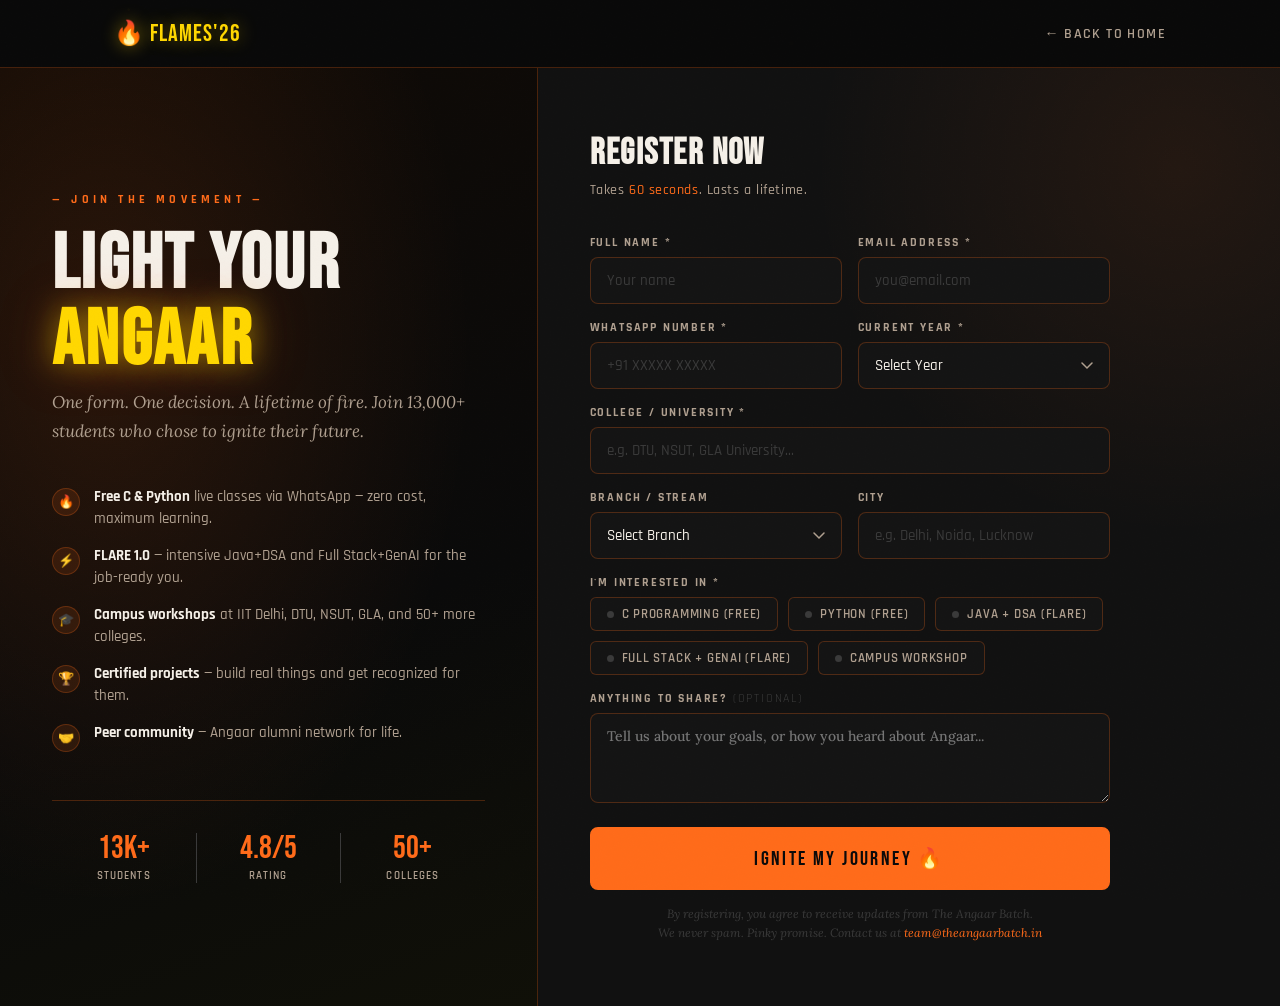
<file: register.html>
<!DOCTYPE html>
<html lang="en">
<head>
  <meta charset="UTF-8" />
  <meta name="viewport" content="width=device-width, initial-scale=1.0" />
  <meta name="description" content="Register for The Angaar Batch — join 13,000+ students on their path to ignite their coding journey." />
  <title>Register | The Angaar Batch 🔥</title>

  <link rel="preconnect" href="https://fonts.googleapis.com" />
  <link rel="preconnect" href="https://fonts.gstatic.com" crossorigin />
  <link href="https://fonts.googleapis.com/css2?family=Bebas+Neue&family=Rajdhani:wght@400;500;600;700&family=Lora:ital,wght@0,400;0,600;1,400;1,600&family=JetBrains+Mono:wght@400;500&display=swap" rel="stylesheet" />

  <style>
    /* ── Variables ─────────────────────────── */
    :root {
      --bg-primary:    #0a0a0a;
      --bg-secondary:  #111111;
      --bg-card:       #141414;
      --ember-orange:  #FF6B1A;
      --molten-gold:   #FFB347;
      --flame-yellow:  #FFD700;
      --ash-grey:      #3a3a3a;
      --text-primary:  #F5F0E8;
      --text-secondary:#B0A090;
      --border-ember:  rgba(255,107,26,0.25);
      --glow-orange:   rgba(255,107,26,0.3);
    }

    *, *::before, *::after { box-sizing: border-box; margin: 0; padding: 0; }
    html { scroll-behavior: smooth; }

    body {
      font-family: 'Lora', serif;
      background: var(--bg-primary);
      color: var(--text-primary);
      min-height: 100vh;
      overflow-x: hidden;
      position: relative;
    }

    /* Noise grain */
    body::before {
      content: '';
      position: fixed; inset: 0;
      pointer-events: none; z-index: 9999;
      background-image: url("data:image/svg+xml,%3Csvg xmlns='http://www.w3.org/2000/svg' width='300' height='300'%3E%3Cfilter id='n'%3E%3CfeTurbulence type='fractalNoise' baseFrequency='0.75' numOctaves='4' stitchTiles='stitch'/%3E%3C/filter%3E%3Crect width='300' height='300' filter='url(%23n)' opacity='0.03'/%3E%3C/svg%3E");
      opacity: 0.35;
    }

    a { text-decoration: none; color: inherit; }

    /* ── Keyframes ─────────────────────────── */
    @keyframes slideUpFade {
      from { opacity:0; transform:translateY(24px); }
      to   { opacity:1; transform:translateY(0); }
    }
    @keyframes flicker {
      0%,100% { opacity:1; transform:scaleY(1); }
      40%     { opacity:.8; transform:scaleY(.96) scaleX(1.02); }
      70%     { opacity:.9; transform:scaleY(1.03) scaleX(.98); }
    }
    @keyframes glowPulse {
      0%,100% { box-shadow: 0 0 10px rgba(255,107,26,.25); }
      50%     { box-shadow: 0 0 28px rgba(255,107,26,.55), 0 0 55px rgba(255,107,26,.2); }
    }
    @keyframes particleDrift {
      from { transform: translateY(0) translateX(0); opacity:.6; }
      to   { transform: translateY(-120vh) translateX(30px); opacity:0; }
    }
    @keyframes spineScan {
      0%   { top: 0; opacity:1; }
      100% { top: 100%; opacity:0; }
    }

    /* ── PARTICLES ─────────────────────────── */
    canvas#reg-canvas {
      position: fixed; inset: 0;
      width:100%; height:100%;
      z-index: 0; pointer-events: none;
    }

    /* ── NAVBAR ─────────────────────────────── */
    .reg-nav {
      position: fixed; top:0; left:0; right:0; z-index:100;
      background: rgba(10,10,10,.88);
      backdrop-filter: blur(20px);
      -webkit-backdrop-filter: blur(20px);
      border-bottom: 1px solid var(--border-ember);
      height: 68px;
      display: flex; align-items: center;
    }
    .reg-nav-inner {
      max-width: 1100px; margin: 0 auto; padding: 0 24px;
      width: 100%;
      display: flex; align-items: center; justify-content: space-between;
    }
    .reg-nav-logo {
      font-family: 'Bebas Neue', sans-serif;
      font-size: 24px; letter-spacing: .04em;
      color: var(--flame-yellow);
      text-shadow: 0 0 18px rgba(255,215,0,.4);
      transition: text-shadow .3s;
    }
    .reg-nav-logo:hover { text-shadow: 0 0 30px rgba(255,215,0,.7); }
    .reg-back-link {
      font-family: 'Rajdhani', sans-serif;
      font-size: 14px; font-weight: 600;
      letter-spacing: .1em; text-transform: uppercase;
      color: var(--text-secondary);
      transition: color .3s;
      display: flex; align-items: center; gap: 6px;
    }
    .reg-back-link:hover { color: var(--ember-orange); }

    /* ── PAGE LAYOUT ─────────────────────────── */
    .reg-page {
      position: relative; z-index: 1;
      min-height: 100vh;
      display: flex; align-items: stretch;
      padding-top: 68px;
    }

    /* Left panel */
    .reg-panel-left {
      flex: 0 0 42%;
      background: linear-gradient(160deg, #0f0a06 0%, #0a0a0a 60%, #101008 100%);
      border-right: 1px solid var(--border-ember);
      padding: 64px 52px;
      display: flex; flex-direction: column; justify-content: center;
      position: relative; overflow: hidden;
    }
    .reg-panel-left::before {
      content: '';
      position: absolute; top:0; left:0; right:0; bottom:0;
      background: radial-gradient(ellipse at 20% 30%, rgba(255,107,26,.12) 0%, transparent 60%);
      pointer-events: none;
    }
    .reg-left-content { position: relative; z-index: 1; }

    .reg-eyebrow {
      font-family: 'Rajdhani', sans-serif;
      font-size: 12px; font-weight: 700;
      letter-spacing: .35em; text-transform: uppercase;
      color: var(--ember-orange); margin-bottom: 20px;
      opacity: 0; animation: slideUpFade .6s ease forwards .2s;
    }
    .reg-heading {
      font-family: 'Bebas Neue', sans-serif;
      font-size: clamp(52px, 6vw, 84px);
      line-height: 1; letter-spacing: .03em;
      color: var(--text-primary); margin-bottom: 8px;
      opacity: 0; animation: slideUpFade .6s ease forwards .4s;
    }
    .reg-heading span {
      color: var(--flame-yellow);
      text-shadow: 0 0 30px rgba(255,215,0,.5), 0 0 60px rgba(255,107,26,.25);
      display: inline-block;
      animation: flicker 2.5s ease-in-out infinite;
    }
    .reg-subheading {
      font-family: 'Lora', serif; font-style: italic;
      font-size: 17px; color: var(--text-secondary);
      line-height: 1.7; margin-bottom: 40px;
      opacity: 0; animation: slideUpFade .6s ease forwards .6s;
    }

    /* Benefits list */
    .reg-benefits {
      list-style: none; display: flex; flex-direction: column; gap: 14px;
      opacity: 0; animation: slideUpFade .6s ease forwards .8s;
    }
    .reg-benefit {
      display: flex; align-items: flex-start; gap: 14px;
    }
    .benefit-dot {
      width: 28px; height: 28px; border-radius: 50%;
      background: rgba(255,107,26,.12);
      border: 1px solid var(--border-ember);
      display: flex; align-items: center; justify-content: center;
      font-size: 13px; flex-shrink: 0; margin-top: 2px;
    }
    .benefit-text {
      font-family: 'Rajdhani', sans-serif;
      font-size: 15px; font-weight: 500;
      color: var(--text-secondary); line-height: 1.5;
    }
    .benefit-text strong { color: var(--text-primary); font-weight: 700; }

    /* Stats strip */
    .reg-stats-strip {
      display: flex; gap: 0;
      margin-top: 48px; padding-top: 32px;
      border-top: 1px solid var(--border-ember);
      opacity: 0; animation: slideUpFade .6s ease forwards 1s;
    }
    .reg-stat {
      flex: 1; text-align: center;
      padding: 0 8px;
    }
    .reg-stat + .reg-stat { border-left: 1px solid var(--ash-grey); }
    .reg-stat-num {
      font-family: 'Bebas Neue', sans-serif;
      font-size: 32px; color: var(--ember-orange);
      display: block; line-height: 1;
    }
    .reg-stat-label {
      font-family: 'Rajdhani', sans-serif;
      font-size: 11px; font-weight: 600;
      letter-spacing: .1em; text-transform: uppercase;
      color: var(--text-secondary);
      display: block; margin-top: 4px;
    }

    /* Right panel — form */
    .reg-panel-right {
      flex: 1;
      background: var(--bg-secondary);
      padding: 64px 52px;
      display: flex; flex-direction: column; justify-content: center;
      position: relative;
    }
    .reg-panel-right::before {
      content: '';
      position: absolute; top:0; right:0; width:500px; height:500px;
      background: radial-gradient(ellipse at 80% 20%, rgba(255,107,26,.08) 0%, transparent 65%);
      pointer-events: none;
    }

    .reg-form-wrap {
      position: relative; z-index: 1;
      max-width: 520px; width: 100%;
      opacity: 0; animation: slideUpFade .7s ease forwards .5s;
    }

    .reg-form-title {
      font-family: 'Bebas Neue', sans-serif;
      font-size: 36px; letter-spacing: .04em;
      color: var(--text-primary); margin-bottom: 6px;
    }
    .reg-form-subtitle {
      font-family: 'Rajdhani', sans-serif;
      font-size: 14px; font-weight: 500;
      color: var(--text-secondary); margin-bottom: 36px;
      letter-spacing: .04em;
    }
    .reg-form-subtitle span { color: var(--ember-orange); }

    /* Form groups */
    .form-grid {
      display: grid; grid-template-columns: 1fr 1fr;
      gap: 16px; margin-bottom: 16px;
    }
    .form-group { display: flex; flex-direction: column; gap: 7px; }
    .form-group.full-width { grid-column: span 2; }
    .form-label {
      font-family: 'Rajdhani', sans-serif;
      font-size: 12px; font-weight: 700;
      letter-spacing: .15em; text-transform: uppercase;
      color: var(--text-secondary);
    }
    .form-input,
    .form-select,
    .form-textarea {
      width: 100%;
      background: var(--bg-card);
      border: 1px solid var(--border-ember);
      border-radius: 8px;
      padding: 13px 16px;
      font-family: 'Rajdhani', sans-serif;
      font-size: 15px; font-weight: 500;
      color: var(--text-primary);
      transition: border-color .3s, box-shadow .3s;
      outline: none;
      -webkit-appearance: none;
    }
    .form-input::placeholder,
    .form-select option[value=""] { color: var(--ash-grey); }
    .form-input:focus,
    .form-select:focus,
    .form-textarea:focus {
      border-color: var(--ember-orange);
      box-shadow: 0 0 0 3px rgba(255,107,26,.12);
    }
    .form-select {
      cursor: pointer;
      background-image: url("data:image/svg+xml,%3Csvg xmlns='http://www.w3.org/2000/svg' width='12' height='8' viewBox='0 0 12 8'%3E%3Cpath d='M1 1l5 5 5-5' stroke='%23B0A090' stroke-width='1.5' fill='none' stroke-linecap='round'/%3E%3C/svg%3E");
      background-repeat: no-repeat;
      background-position: right 16px center;
      padding-right: 40px;
    }
    .form-select option {
      background: var(--bg-card);
      color: var(--text-primary);
    }
    .form-textarea {
      resize: vertical; min-height: 90px;
      font-family: 'Lora', serif; font-size: 14px;
    }

    /* Course selector — custom pill checkboxes */
    .course-picker { display: flex; flex-wrap: wrap; gap: 10px; }
    .course-pill {
      position: relative;
    }
    .course-pill input[type="checkbox"] {
      position: absolute; opacity: 0; width: 0; height: 0;
    }
    .course-pill label {
      display: flex; align-items: center; gap: 8px;
      font-family: 'Rajdhani', sans-serif;
      font-size: 13px; font-weight: 600;
      letter-spacing: .06em; text-transform: uppercase;
      color: var(--text-secondary);
      padding: 8px 16px;
      background: var(--bg-card);
      border: 1px solid var(--border-ember);
      border-radius: 6px;
      cursor: pointer;
      transition: all .3s;
      user-select: none;
    }
    .course-pill label .pill-dot {
      width: 7px; height: 7px; border-radius: 50%;
      background: var(--ash-grey); transition: background .3s, box-shadow .3s;
    }
    .course-pill input:checked + label {
      border-color: var(--ember-orange);
      color: var(--text-primary);
      background: rgba(255,107,26,.08);
    }
    .course-pill input:checked + label .pill-dot {
      background: var(--ember-orange);
      box-shadow: 0 0 6px rgba(255,107,26,.6);
    }
    .course-pill label:hover {
      border-color: var(--molten-gold);
      color: var(--text-primary);
    }

    /* Submit button */
    .reg-submit-row { margin-top: 24px; display: flex; flex-direction: column; gap: 14px; }
    .reg-submit-btn {
      width: 100%;
      padding: 17px 32px;
      font-family: 'Bebas Neue', sans-serif;
      font-size: 20px; letter-spacing: .12em;
      text-transform: uppercase;
      color: #0a0a0a;
      background: var(--ember-orange);
      border: 2px solid var(--ember-orange);
      border-radius: 8px;
      cursor: pointer;
      position: relative; overflow: hidden;
      transition: all .35s cubic-bezier(.23,1,.32,1);
      animation: glowPulse 3s ease-in-out infinite;
    }
    .reg-submit-btn::before {
      content: '';
      position: absolute; inset: 0;
      background: linear-gradient(90deg, transparent 0%, rgba(255,255,255,.15) 50%, transparent 100%);
      transform: translateX(-100%);
      transition: transform .5s ease;
    }
    .reg-submit-btn:hover {
      background: var(--molten-gold);
      border-color: var(--molten-gold);
      box-shadow: 0 0 40px rgba(255,107,26,.5), 0 8px 28px rgba(255,107,26,.3);
      transform: translateY(-2px);
    }
    .reg-submit-btn:hover::before { transform: translateX(100%); }
    .reg-submit-btn:active { transform: translateY(0); }

    .reg-privacy {
      font-family: 'Lora', serif; font-style: italic;
      font-size: 12px; color: var(--ash-grey);
      text-align: center; line-height: 1.6;
    }
    .reg-privacy a { color: var(--ember-orange); transition: color .3s; }
    .reg-privacy a:hover { color: var(--flame-yellow); }

    /* ── SUCCESS STATE ─────────────────────── */
    .reg-success {
      display: none;
      flex-direction: column; align-items: center;
      text-align: center; gap: 20px;
      padding: 48px 24px;
    }
    .reg-success.visible { display: flex; animation: slideUpFade .6s ease; }
    .success-flame { font-size: 72px; animation: flicker 2s ease-in-out infinite; }
    .success-title {
      font-family: 'Bebas Neue', sans-serif;
      font-size: 52px; letter-spacing: .04em;
      color: var(--flame-yellow);
      text-shadow: 0 0 30px rgba(255,215,0,.5);
    }
    .success-sub {
      font-family: 'Lora', serif; font-style: italic;
      font-size: 17px; color: var(--text-secondary);
      max-width: 400px; line-height: 1.7;
    }
    .success-back {
      font-family: 'Rajdhani', sans-serif;
      font-size: 15px; font-weight: 700;
      letter-spacing: .1em; text-transform: uppercase;
      color: var(--ember-orange);
      padding: 12px 28px;
      border: 2px solid var(--ember-orange);
      border-radius: 6px;
      transition: all .3s;
      display: inline-block; margin-top: 8px;
    }
    .success-back:hover {
      background: var(--ember-orange);
      color: #0a0a0a;
    }

    /* ── MOBILE ──────────────────────────────── */
    @media (max-width: 900px) {
      .reg-page { flex-direction: column; }
      .reg-panel-left { flex: none; padding: 48px 28px 40px; border-right: none; border-bottom: 1px solid var(--border-ember); }
      .reg-panel-right { padding: 40px 28px 60px; }
      .reg-heading { font-size: clamp(48px, 12vw, 72px); }
    }
    @media (max-width: 600px) {
      .form-grid { grid-template-columns: 1fr; }
      .form-group.full-width { grid-column: auto; }
      .reg-panel-left { padding: 40px 20px; }
      .reg-panel-right { padding: 36px 20px 56px; }
    }

    /* ── Reduced motion ──────────────────────── */
    @media (prefers-reduced-motion: reduce) {
      *, *::before, *::after { animation-duration: .01ms !important; transition-duration: .01ms !important; }
    }
  </style>
</head>
<body>

  <canvas id="reg-canvas"></canvas>

  <!-- NAVBAR -->
  <nav class="reg-nav">
    <div class="reg-nav-inner">
      <a href="index.html" class="reg-nav-logo">🔥 FLAMES'26</a>
      <a href="index.html" class="reg-back-link">← Back to Home</a>
    </div>
  </nav>

  <!-- PAGE -->
  <div class="reg-page">

    <!-- LEFT PANEL -->
    <div class="reg-panel-left">
      <div class="reg-left-content">
        <p class="reg-eyebrow">— Join the Movement —</p>
        <h1 class="reg-heading">Light Your <span>ANGAAR</span></h1>
        <p class="reg-subheading">
          One form. One decision. A lifetime of fire.
          Join 13,000+ students who chose to ignite their future.
        </p>

        <ul class="reg-benefits">
          <li class="reg-benefit">
            <div class="benefit-dot">🔥</div>
            <div class="benefit-text"><strong>Free C & Python</strong> live classes via WhatsApp — zero cost, maximum learning.</div>
          </li>
          <li class="reg-benefit">
            <div class="benefit-dot">⚡</div>
            <div class="benefit-text"><strong>FLARE 1.0</strong> — intensive Java+DSA and Full Stack+GenAI for the job-ready you.</div>
          </li>
          <li class="reg-benefit">
            <div class="benefit-dot">🎓</div>
            <div class="benefit-text"><strong>Campus workshops</strong> at IIT Delhi, DTU, NSUT, GLA, and 50+ more colleges.</div>
          </li>
          <li class="reg-benefit">
            <div class="benefit-dot">🏆</div>
            <div class="benefit-text"><strong>Certified projects</strong> — build real things and get recognized for them.</div>
          </li>
          <li class="reg-benefit">
            <div class="benefit-dot">🤝</div>
            <div class="benefit-text"><strong>Peer community</strong> — Angaar alumni network for life.</div>
          </li>
        </ul>

        <div class="reg-stats-strip">
          <div class="reg-stat">
            <span class="reg-stat-num">13K+</span>
            <span class="reg-stat-label">Students</span>
          </div>
          <div class="reg-stat">
            <span class="reg-stat-num">4.8/5</span>
            <span class="reg-stat-label">Rating</span>
          </div>
          <div class="reg-stat">
            <span class="reg-stat-num">50+</span>
            <span class="reg-stat-label">Colleges</span>
          </div>
        </div>
      </div>
    </div>

    <!-- RIGHT PANEL — FORM -->
    <div class="reg-panel-right">
      <div class="reg-form-wrap" id="form-wrap">
        <h2 class="reg-form-title">Register Now</h2>
        <p class="reg-form-subtitle">Takes <span>60 seconds</span>. Lasts a lifetime.</p>

        <form id="reg-form" novalidate>
          <div class="form-grid">
            <!-- Full Name -->
            <div class="form-group">
              <label class="form-label" for="reg-name">Full Name *</label>
              <input class="form-input" type="text" id="reg-name" name="name" placeholder="Your name" required autocomplete="name" />
            </div>

            <!-- Email -->
            <div class="form-group">
              <label class="form-label" for="reg-email">Email Address *</label>
              <input class="form-input" type="email" id="reg-email" name="email" placeholder="you@email.com" required autocomplete="email" />
            </div>

            <!-- Phone -->
            <div class="form-group">
              <label class="form-label" for="reg-phone">WhatsApp Number *</label>
              <input class="form-input" type="tel" id="reg-phone" name="phone" placeholder="+91 XXXXX XXXXX" required autocomplete="tel" />
            </div>

            <!-- Year -->
            <div class="form-group">
              <label class="form-label" for="reg-year">Current Year *</label>
              <select class="form-select" id="reg-year" name="year" required>
                <option value="">Select Year</option>
                <option value="1">1st Year</option>
                <option value="2">2nd Year</option>
                <option value="3">3rd Year</option>
                <option value="4">4th Year</option>
                <option value="grad">Graduated/Working</option>
              </select>
            </div>

            <!-- College -->
            <div class="form-group full-width">
              <label class="form-label" for="reg-college">College / University *</label>
              <input class="form-input" type="text" id="reg-college" name="college" placeholder="e.g. DTU, NSUT, GLA University..." required autocomplete="organization" />
            </div>

            <!-- Branch -->
            <div class="form-group">
              <label class="form-label" for="reg-branch">Branch / Stream</label>
              <select class="form-select" id="reg-branch" name="branch">
                <option value="">Select Branch</option>
                <option value="cs">Computer Science</option>
                <option value="it">Information Technology</option>
                <option value="ece">Electronics (ECE)</option>
                <option value="mech">Mechanical</option>
                <option value="civil">Civil</option>
                <option value="mba">MBA / Management</option>
                <option value="bca">BCA / MCA</option>
                <option value="other">Other</option>
              </select>
            </div>

            <!-- City -->
            <div class="form-group">
              <label class="form-label" for="reg-city">City</label>
              <input class="form-input" type="text" id="reg-city" name="city" placeholder="e.g. Delhi, Noida, Lucknow" autocomplete="address-level2" />
            </div>

            <!-- Course Interest -->
            <div class="form-group full-width">
              <label class="form-label">I'm Interested In *</label>
              <div class="course-picker" id="course-picker">
                <div class="course-pill">
                  <input type="checkbox" id="cp-c" name="course" value="c-programming" />
                  <label for="cp-c"><span class="pill-dot"></span>C Programming (Free)</label>
                </div>
                <div class="course-pill">
                  <input type="checkbox" id="cp-py" name="course" value="python" />
                  <label for="cp-py"><span class="pill-dot"></span>Python (Free)</label>
                </div>
                <div class="course-pill">
                  <input type="checkbox" id="cp-java" name="course" value="java-dsa" />
                  <label for="cp-java"><span class="pill-dot"></span>Java + DSA (FLARE)</label>
                </div>
                <div class="course-pill">
                  <input type="checkbox" id="cp-fs" name="course" value="fullstack-genai" />
                  <label for="cp-fs"><span class="pill-dot"></span>Full Stack + GenAI (FLARE)</label>
                </div>
                <div class="course-pill">
                  <input type="checkbox" id="cp-ws" name="course" value="workshop" />
                  <label for="cp-ws"><span class="pill-dot"></span>Campus Workshop</label>
                </div>
              </div>
            </div>

            <!-- Message -->
            <div class="form-group full-width">
              <label class="form-label" for="reg-msg">Anything to share? <span style="color:var(--ash-grey);font-weight:400;">(optional)</span></label>
              <textarea class="form-textarea" id="reg-msg" name="message" placeholder="Tell us about your goals, or how you heard about Angaar..."></textarea>
            </div>
          </div>

          <!-- Error message -->
          <div id="form-error" style="display:none; font-family:'Rajdhani',sans-serif; font-size:14px; color:#e74c3c; margin-bottom:12px; padding:12px 16px; background:rgba(231,76,60,.08); border:1px solid rgba(231,76,60,.2); border-radius:6px;"></div>

          <div class="reg-submit-row">
            <button type="submit" class="reg-submit-btn" id="reg-submit-btn">
              Ignite My Journey 🔥
            </button>
            <p class="reg-privacy">
              By registering, you agree to receive updates from The Angaar Batch.<br />
              We never spam. Pinky promise. Contact us at <a href="mailto:team@theangaarbatch.in">team@theangaarbatch.in</a>
            </p>
          </div>
        </form>
      </div>

      <!-- Success State -->
      <div class="reg-success" id="reg-success">
        <div class="success-flame">🔥</div>
        <div class="success-title">You're In!</div>
        <p class="success-sub">Welcome to the Angaar family. Our team will reach out on WhatsApp within 24 hours. Get ready to burn.</p>
        <a href="index.html" class="success-back">← Back to Home</a>
      </div>
    </div>

  </div>

  <script>
    'use strict';

    /* ── Particle canvas ───────────────────── */
    const canvas = document.getElementById('reg-canvas');
    const ctx    = canvas.getContext('2d');
    const COLORS = ['#FF6B1A','#FFB347','#FFD700','#FF8C42'];
    let   particles = [];

    function resize() {
      canvas.width  = window.innerWidth;
      canvas.height = window.innerHeight;
    }
    resize();
    window.addEventListener('resize', () => { resize(); init(); }, { passive: true });

    function mkParticle(bottom = false) {
      return {
        x: Math.random() * canvas.width,
        y: bottom ? canvas.height + 10 : Math.random() * canvas.height,
        r: Math.random() * 1.8 + 0.4,
        speed: Math.random() * 1.2 + 0.3,
        drift: (Math.random() - 0.5) * 0.3,
        life: 0, maxLife: Math.random() * 180 + 80,
        maxOpacity: Math.random() * 0.5 + 0.15,
        color: COLORS[Math.floor(Math.random() * COLORS.length)],
      };
    }
    function init() { particles = Array.from({length: 50}, () => mkParticle(false)); }
    init();

    function tick() {
      ctx.clearRect(0, 0, canvas.width, canvas.height);
      particles.forEach((p, i) => {
        p.y -= p.speed; p.x += p.drift; p.life++;
        const opacity = p.maxOpacity * (1 - p.life / p.maxLife);
        if (opacity <= 0.01 || p.y < -10) { particles[i] = mkParticle(true); return; }
        ctx.save();
        ctx.globalAlpha = opacity;
        ctx.shadowBlur = 5; ctx.shadowColor = p.color;
        ctx.fillStyle = p.color;
        ctx.beginPath(); ctx.arc(p.x, p.y, p.r, 0, Math.PI * 2); ctx.fill();
        ctx.restore();
      });
      requestAnimationFrame(tick);
    }
    tick();

    /* ── Form logic ────────────────────────── */
    const form      = document.getElementById('reg-form');
    const formWrap  = document.getElementById('form-wrap');
    const success   = document.getElementById('reg-success');
    const errBox    = document.getElementById('form-error');
    const submitBtn = document.getElementById('reg-submit-btn');

    function showError(msg) {
      errBox.textContent = msg;
      errBox.style.display = 'block';
      errBox.scrollIntoView({ behavior: 'smooth', block: 'nearest' });
    }
    function clearError() { errBox.style.display = 'none'; }

    form.addEventListener('submit', (e) => {
      e.preventDefault();
      clearError();

      // Validation
      const name    = document.getElementById('reg-name').value.trim();
      const email   = document.getElementById('reg-email').value.trim();
      const phone   = document.getElementById('reg-phone').value.trim();
      const year    = document.getElementById('reg-year').value;
      const college = document.getElementById('reg-college').value.trim();
      const courses = [...document.querySelectorAll('#course-picker input:checked')];

      if (!name)    return showError('Please enter your full name.');
      if (!email || !/^[^\s@]+@[^\s@]+\.[^\s@]+$/.test(email))
                    return showError('Please enter a valid email address.');
      if (!phone || phone.replace(/\D/g,'').length < 10)
                    return showError('Please enter a valid 10-digit WhatsApp number.');
      if (!year)    return showError('Please select your current year.');
      if (!college) return showError('Please enter your college/university name.');
      if (courses.length === 0)
                    return showError('Please select at least one program you\'re interested in.');

      // Simulate submission
      submitBtn.textContent = 'Igniting... 🔥';
      submitBtn.disabled = true;

      setTimeout(() => {
        // Hide form, show success
        formWrap.style.opacity = '0';
        formWrap.style.transform = 'translateY(-20px)';
        formWrap.style.transition = 'opacity .4s, transform .4s';
        setTimeout(() => {
          formWrap.style.display = 'none';
          success.classList.add('visible');
        }, 400);
      }, 1200);
    });

    // Input highlight on focus
    document.querySelectorAll('.form-input, .form-select, .form-textarea').forEach(el => {
      el.addEventListener('focus', () => clearError());
    });
  </script>
</body>
</html>
</file>
<file: style.css>
/* =========================================================
   THE ANGAAR BATCH — style.css
   Dark luxury. Ember orange. Molten gold. Fire. 🔥
   ========================================================= */

/* ── Variables ─────────────────────────────────────────── */
:root {
  --bg-primary: #0a0a0a;
  --bg-secondary: #111111;
  --bg-card: #141414;
  --ember-orange: #FF6B1A;
  --molten-gold: #FFB347;
  --flame-yellow: #FFD700;
  --ash-grey: #3a3a3a;
  --text-primary: #F5F0E8;
  --text-secondary: #B0A090;
  --glow-orange: rgba(255, 107, 26, 0.3);
  --glow-gold: rgba(255, 179, 71, 0.2);
  --border-ember: rgba(255, 107, 26, 0.25);
}

/* ── Reset ─────────────────────────────────────────────── */
*,
*::before,
*::after {
  box-sizing: border-box;
  margin: 0;
  padding: 0;
}

html {
  scroll-behavior: smooth;
}

body {
  font-family: 'Lora', serif;
  background: var(--bg-primary);
  color: var(--text-primary);
  overflow-x: hidden;
  position: relative;
}

/* Noise grain overlay */
body::before {
  content: '';
  position: fixed;
  inset: 0;
  pointer-events: none;
  z-index: 9999;
  background-image: url("data:image/svg+xml,%3Csvg xmlns='http://www.w3.org/2000/svg' width='300' height='300'%3E%3Cfilter id='n'%3E%3CfeTurbulence type='fractalNoise' baseFrequency='0.75' numOctaves='4' stitchTiles='stitch'/%3E%3C/filter%3E%3Crect width='300' height='300' filter='url(%23n)' opacity='0.03'/%3E%3C/svg%3E");
  opacity: 0.4;
}

/* Page-level radial glow top */
body::after {
  content: '';
  position: fixed;
  top: 0;
  left: 0;
  right: 0;
  height: 400px;
  background: radial-gradient(ellipse at 50% 0%, rgba(255, 107, 26, 0.12) 0%, transparent 70%);
  pointer-events: none;
  z-index: 0;
}

/* ── Typography helpers ────────────────────────────────── */
.font-cinzel {
  font-family: 'Bebas Neue', sans-serif;
}

.font-raj {
  font-family: 'Rajdhani', sans-serif;
}

.font-lora {
  font-family: 'Lora', serif;
}

.font-mono {
  font-family: 'JetBrains Mono', monospace;
}

img {
  display: block;
  max-width: 100%;
}

a {
  text-decoration: none;
  color: inherit;
}

/* ── Container & Section Basics ───────────────────────── */
.container {
  max-width: 1200px;
  margin: 0 auto;
  padding: 0 24px;
}

.section {
  padding: 100px 0;
  position: relative;
  z-index: 1;
}

/* ── Keyframes ─────────────────────────────────────────── */
@keyframes slideUpFade {
  from {
    opacity: 0;
    transform: translateY(30px);
  }

  to {
    opacity: 1;
    transform: translateY(0);
  }
}

@keyframes flicker {

  0%,
  100% {
    opacity: 1;
    transform: scaleY(1) scaleX(1);
  }

  25% {
    opacity: .85;
    transform: scaleY(.97) scaleX(1.02);
  }

  50% {
    opacity: .9;
    transform: scaleY(1.03) scaleX(.98);
  }

  75% {
    opacity: .8;
    transform: scaleY(.95) scaleX(1.01);
  }
}

@keyframes glowPulse {

  0%,
  100% {
    box-shadow: 0 0 10px rgba(255, 107, 26, .3);
  }

  50% {
    box-shadow: 0 0 25px rgba(255, 107, 26, .6), 0 0 50px rgba(255, 107, 26, .2);
  }
}

@keyframes marqLeft {
  from {
    transform: translateX(0);
  }

  to {
    transform: translateX(-50%);
  }
}

@keyframes marqRight {
  from {
    transform: translateX(-50%);
  }

  to {
    transform: translateX(0);
  }
}

@keyframes smokeFloat {
  from {
    transform: translateX(-20px) scaleX(1);
    opacity: .06;
  }

  to {
    transform: translateX(120px) scaleX(1.2);
    opacity: 0;
  }
}

@keyframes scrollIndicatorBounce {

  0%,
  100% {
    transform: translateY(0);
    opacity: .8;
  }

  50% {
    transform: translateY(-8px);
    opacity: 1;
  }
}

@keyframes spineGrow {
  from {
    height: 0;
  }

  to {
    height: 100%;
  }
}

@keyframes dotIgnite {
  from {
    transform: scale(0);
    opacity: 0;
  }

  to {
    transform: scale(1);
    opacity: 1;
  }
}

/* ── Scroll Reveal ──────────────────────────────────────── */
.reveal {
  opacity: 0;
  transform: translateY(40px);
  transition: opacity .7s ease, transform .7s cubic-bezier(.23, 1, .32, 1);
}

.reveal.visible {
  opacity: 1;
  transform: translateY(0);
}

/* ── Buttons ───────────────────────────────────────────── */
.btn {
  display: inline-flex;
  align-items: center;
  justify-content: center;
  font-family: 'Rajdhani', sans-serif;
  font-weight: 700;
  font-size: 15px;
  letter-spacing: .08em;
  text-transform: uppercase;
  padding: 14px 32px;
  border-radius: 6px;
  cursor: pointer;
  transition: all .35s cubic-bezier(.23, 1, .32, 1);
  white-space: nowrap;
}

.btn-primary {
  background: var(--ember-orange);
  color: #0a0a0a;
  border: 2px solid var(--ember-orange);
}

.btn-primary:hover {
  background: var(--molten-gold);
  border-color: var(--molten-gold);
  box-shadow: 0 0 30px rgba(255, 107, 26, .5), 0 8px 24px rgba(255, 107, 26, .3);
  transform: translateY(-2px);
}

.btn-outline {
  background: transparent;
  color: var(--text-primary);
  border: 2px solid var(--ember-orange);
}

.btn-outline:hover {
  border-color: var(--flame-yellow);
  color: var(--flame-yellow);
  background: rgba(255, 107, 26, .08);
  box-shadow: 0 0 20px rgba(255, 179, 71, .3);
  transform: translateY(-2px);
}

.btn-lg {
  padding: 18px 42px;
  font-size: 17px;
}

/* ── NAVBAR ────────────────────────────────────────────── */
.navbar {
  position: fixed;
  top: 0;
  left: 0;
  right: 0;
  z-index: 1000;
  transition: background .4s ease, backdrop-filter .4s ease, box-shadow .4s ease;
}

.navbar.scrolled {
  background: rgba(10, 10, 10, .88);
  backdrop-filter: blur(20px);
  -webkit-backdrop-filter: blur(20px);
  box-shadow: 0 1px 0 var(--border-ember), 0 4px 30px rgba(0, 0, 0, .6);
}

.nav-container {
  max-width: 1200px;
  margin: 0 auto;
  padding: 0 24px;
  height: 72px;
  display: flex;
  align-items: center;
  gap: 32px;
}

.nav-logo {
  font-family: 'Bebas Neue', sans-serif;
  font-size: 22px;
  font-weight: 700;
  color: var(--flame-yellow);
  text-shadow: 0 0 20px rgba(255, 215, 0, .4);
  flex-shrink: 0;
  letter-spacing: .02em;
  transition: text-shadow .3s;
}

.nav-logo:hover {
  text-shadow: 0 0 30px rgba(255, 215, 0, .7);
}

.nav-links {
  display: flex;
  list-style: none;
  gap: 4px;
  margin-left: auto;
}

.nav-link {
  font-family: 'Rajdhani', sans-serif;
  font-weight: 600;
  font-size: 14px;
  letter-spacing: .12em;
  text-transform: uppercase;
  color: var(--text-secondary);
  padding: 8px 14px;
  position: relative;
  transition: color .3s;
}

.nav-link::after {
  content: '';
  position: absolute;
  bottom: 4px;
  left: 14px;
  right: 14px;
  height: 2px;
  background: var(--ember-orange);
  transform: scaleX(0);
  transform-origin: left;
  transition: transform .3s ease;
}

.nav-link:hover {
  color: var(--text-primary);
}

.nav-link:hover::after {
  transform: scaleX(1);
}

.nav-cta {
  margin-left: 16px;
  padding: 10px 22px;
  font-size: 14px;
}

.hamburger {
  display: none;
  flex-direction: column;
  gap: 5px;
  background: none;
  border: none;
  cursor: pointer;
  padding: 8px;
  margin-left: auto;
}

.hamburger span {
  display: block;
  width: 24px;
  height: 2px;
  background: var(--text-primary);
  transition: all .3s;
}

/* Mobile Drawer */
.mobile-drawer {
  position: fixed;
  top: 0;
  right: 0;
  width: 300px;
  height: 100vh;
  background: rgba(14, 14, 14, .97);
  backdrop-filter: blur(30px);
  -webkit-backdrop-filter: blur(30px);
  border-left: 1px solid var(--border-ember);
  z-index: 1100;
  padding: 80px 32px 40px;
  transform: translateX(100%);
  transition: transform .4s cubic-bezier(.23, 1, .32, 1);
  display: flex;
  flex-direction: column;
  gap: 8px;
}

.mobile-drawer.open {
  transform: translateX(0);
}

.drawer-close {
  position: absolute;
  top: 20px;
  right: 20px;
  background: none;
  border: none;
  color: var(--text-secondary);
  font-size: 20px;
  cursor: pointer;
  padding: 4px;
  transition: color .2s;
}

.drawer-close:hover {
  color: var(--ember-orange);
}

.drawer-links {
  list-style: none;
  display: flex;
  flex-direction: column;
  gap: 4px;
}

.drawer-link {
  font-family: 'Rajdhani', sans-serif;
  font-weight: 600;
  font-size: 18px;
  letter-spacing: .1em;
  text-transform: uppercase;
  color: var(--text-secondary);
  padding: 12px 0;
  border-bottom: 1px solid rgba(255, 107, 26, .1);
  transition: color .3s;
}

.drawer-link:hover {
  color: var(--ember-orange);
}

.drawer-cta {
  margin-top: 24px;
  align-self: flex-start;
}

.drawer-overlay {
  position: fixed;
  inset: 0;
  background: rgba(0, 0, 0, .6);
  z-index: 1090;
  opacity: 0;
  pointer-events: none;
  transition: opacity .4s;
}

.drawer-overlay.active {
  opacity: 1;
  pointer-events: all;
}

/* ── HERO ──────────────────────────────────────────────── */
.hero-section {
  position: relative;
  min-height: 100vh;
  display: flex;
  align-items: center;
  justify-content: center;
  overflow: hidden;
  background: var(--bg-primary);
}

.particles-canvas {
  position: absolute;
  inset: 0;
  width: 100%;
  height: 100%;
  z-index: 1;
  will-change: transform;
}

.hero-glow-top {
  position: absolute;
  top: -100px;
  left: 0;
  right: 0;
  height: 600px;
  background: radial-gradient(ellipse at 50% 0%, rgba(255, 107, 26, .18) 0%, transparent 70%);
  z-index: 2;
  will-change: transform;
}

.hero-glow-bottom {
  position: absolute;
  bottom: 0;
  left: 0;
  right: 0;
  height: 400px;
  background: radial-gradient(ellipse at 50% 100%, rgba(255, 107, 26, .22) 0%, transparent 60%);
  z-index: 2;
  pointer-events: none;
}

.hero-smoke {
  position: absolute;
  height: 2px;
  width: 300px;
  border-radius: 50%;
  background: rgba(200, 180, 160, .06);
  filter: blur(8px);
  z-index: 2;
  animation: smokeFloat 12s linear infinite;
}

.hero-smoke--1 {
  top: 30%;
  left: -50px;
  animation-delay: 0s;
}

.hero-smoke--2 {
  top: 60%;
  left: -50px;
  animation-delay: 5s;
  animation-duration: 18s;
}

.noise-overlay {
  position: absolute;
  inset: 0;
  z-index: 3;
  pointer-events: none;
  background-image: url("data:image/svg+xml,%3Csvg xmlns='http://www.w3.org/2000/svg' width='200' height='200'%3E%3Cfilter id='n'%3E%3CfeTurbulence type='fractalNoise' baseFrequency='0.85' numOctaves='4' stitchTiles='stitch'/%3E%3C/filter%3E%3Crect width='200' height='200' filter='url(%23n)' opacity='0.035'/%3E%3C/svg%3E");
}

.hero-content {
  position: relative;
  z-index: 10;
  text-align: center;
  padding: 0 24px;
  max-width: 900px;
  will-change: transform;
}

.hero-label {
  display: block;
  font-family: 'Rajdhani', sans-serif;
  font-size: 12px;
  font-weight: 600;
  letter-spacing: .3em;
  color: var(--ember-orange);
  margin-bottom: 20px;
  opacity: 0;
  animation: slideUpFade .7s ease forwards;
  animation-delay: .4s;
}

.hero-title {
  display: flex;
  flex-direction: column;
  gap: 4px;
  margin-bottom: 28px;
}

.hero-line-1 {
  font-family: 'Bebas Neue', sans-serif;
  font-size: clamp(48px, 9vw, 110px);
  font-weight: 700;
  color: var(--text-primary);
  letter-spacing: .04em;
  line-height: 1.1;
  opacity: 0;
  animation: slideUpFade .7s ease forwards;
  animation-delay: .6s;
}

.hero-line-2 {
  font-family: 'Bebas Neue', sans-serif;
  font-size: clamp(52px, 10vw, 120px);
  font-weight: 900;
  color: var(--flame-yellow);
  letter-spacing: .04em;
  line-height: 1.1;
  text-shadow: 0 0 40px rgba(255, 179, 71, .6), 0 0 80px rgba(255, 107, 26, .3);
  opacity: 0;
  animation: slideUpFade .7s ease forwards;
  animation-delay: .8s;
}

.fire-emoji {
  display: inline-block;
  animation: flicker 2s ease-in-out infinite;
}

.hero-tagline {
  font-family: 'Lora', serif;
  font-style: italic;
  font-size: clamp(16px, 2.5vw, 22px);
  color: var(--text-primary);
  margin-bottom: 12px;
  opacity: 0;
  animation: slideUpFade .7s ease forwards;
  animation-delay: 1s;
}

.hero-hindi {
  font-family: 'Rajdhani', sans-serif;
  font-size: clamp(13px, 1.8vw, 16px);
  color: var(--text-secondary);
  letter-spacing: .04em;
  margin-bottom: 40px;
  opacity: 0;
  animation: slideUpFade .7s ease forwards;
  animation-delay: 1.2s;
}

.hero-buttons {
  display: flex;
  gap: 16px;
  justify-content: center;
  flex-wrap: wrap;
  margin-bottom: 64px;
  opacity: 0;
  animation: slideUpFade .6s ease forwards;
  animation-delay: 1.4s;
}

.scroll-indicator {
  display: flex;
  flex-direction: column;
  align-items: center;
  gap: 8px;
  opacity: 0;
  animation: slideUpFade .6s ease forwards;
  animation-delay: 1.8s;
}

.scroll-flame {
  animation: scrollIndicatorBounce 2s ease-in-out infinite;
}

.flame-svg {
  filter: drop-shadow(0 0 6px rgba(255, 107, 26, .6));
}

.scroll-text {
  font-family: 'Rajdhani', sans-serif;
  font-size: 12px;
  letter-spacing: .2em;
  text-transform: uppercase;
  color: var(--text-secondary);
}

/* ── STATS BAR ─────────────────────────────────────────── */
.stats-bar {
  background: var(--bg-secondary);
  border-top: 1px solid var(--border-ember);
  border-bottom: 1px solid var(--border-ember);
  padding: 40px 0;
  position: relative;
  z-index: 1;
}

.stats-container {
  max-width: 1080px;
  margin: 0 auto;
  padding: 0 24px;
  display: flex;
  align-items: stretch;
  justify-content: space-evenly;
  flex-wrap: wrap;
  gap: 16px;
}

.stat-item {
  display: flex;
  flex-direction: column;
  align-items: center;
  gap: 6px;
  text-align: center;
  flex: 1;
  min-width: 140px;
  padding: 24px 20px;
  background: rgba(255, 107, 26, 0.05);
  border: 1px solid rgba(255, 107, 26, 0.15);
  border-radius: 12px;
  position: relative;
  overflow: hidden;
  transition: background 0.4s ease, border-color 0.4s ease, box-shadow 0.4s ease;
}

.stat-item::before {
  content: '';
  position: absolute;
  top: 0;
  left: 0;
  right: 0;
  height: 2px;
  background: linear-gradient(90deg, transparent, var(--ember-orange), transparent);
  opacity: 0.6;
}

.stat-item:hover {
  background: rgba(255, 107, 26, 0.09);
  border-color: rgba(255, 107, 26, 0.35);
  box-shadow: 0 0 24px rgba(255, 107, 26, 0.12), inset 0 0 20px rgba(255, 107, 26, 0.04);
}

.stat-icon {
  font-size: 28px;
}

.stat-number {
  font-family: 'Bebas Neue', sans-serif;
  font-size: clamp(32px, 5vw, 52px);
  font-weight: 700;
  color: var(--ember-orange);
  line-height: 1;
  animation: glowPulse 3s ease-in-out infinite;
}

.stat-label {
  font-family: 'Rajdhani', sans-serif;
  font-size: 13px;
  font-weight: 500;
  letter-spacing: .08em;
  text-transform: uppercase;
  color: var(--text-secondary);
}

.stat-divider {
  display: none;
}

@media (max-width: 640px) {
  .stat-divider {
    display: none;
  }
}

/* ── SECTION HEADER ───────────────────────────────────── */
.section-header {
  text-align: center;
  margin-bottom: 64px;
}

.section-label {
  display: inline-block;
  font-family: 'Rajdhani', sans-serif;
  font-size: 12px;
  font-weight: 700;
  letter-spacing: .3em;
  text-transform: uppercase;
  color: var(--ember-orange);
  margin-bottom: 16px;
}

.section-title {
  font-family: 'Bebas Neue', sans-serif;
  font-size: clamp(28px, 5vw, 52px);
  font-weight: 700;
  color: var(--text-primary);
  text-shadow: 0 0 30px rgba(255, 179, 71, .2);
  margin-bottom: 16px;
  line-height: 1.2;
}

.section-subtitle {
  font-family: 'Lora', serif;
  font-style: italic;
  font-size: 18px;
  color: var(--text-secondary);
}

/* ── PROGRAMS CARDS ────────────────────────────────────── */
.programs-section {
  background: var(--bg-primary);
}

.cards-grid {
  display: grid;
  grid-template-columns: repeat(3, 1fr);
  gap: 24px;
}

.program-card--wide {
  grid-column: span 1;
}

/* Row of 3, then 2 wide — positions set in media query below */

@media (min-width:1025px) {
  .cards-grid {
    grid-template-columns: repeat(3, 1fr);
    grid-template-rows: auto auto;
  }

  .program-card--wide {
    grid-column: auto;
  }

  /* Reflow last two to centered 2-col */
  .cards-grid .program-card:nth-child(4) {
    grid-column: 1;
    grid-row: 2;
  }

  .cards-grid .program-card:nth-child(5) {
    grid-column: 2;
    grid-row: 2;
  }
}

.program-card {
  background: var(--bg-card);
  border: 1px solid var(--border-ember);
  border-radius: 12px;
  padding: 32px;
  display: flex;
  flex-direction: column;
  gap: 12px;
  position: relative;
  overflow: hidden;
  transition: all .4s cubic-bezier(.23, 1, .32, 1);
}

.program-card::before {
  content: '';
  position: absolute;
  top: 0;
  left: 0;
  right: 0;
  height: 3px;
  background: linear-gradient(90deg, var(--ember-orange), var(--flame-yellow));
  opacity: 0;
  transition: opacity .4s;
}

.program-card:hover {
  transform: translateY(-8px);
  border-color: var(--ember-orange);
  box-shadow: 0 0 30px rgba(255, 107, 26, .2), 0 20px 60px rgba(0, 0, 0, .5);
  background: linear-gradient(180deg, rgba(255, 107, 26, .06) 0%, var(--bg-card) 40%);
}

.program-card:hover::before {
  opacity: 1;
}

.card-icon-wrap {
  width: 52px;
  height: 52px;
  background: rgba(255, 107, 26, .1);
  border-radius: 50%;
  display: flex;
  align-items: center;
  justify-content: center;
  border: 1px solid var(--border-ember);
}

.card-icon {
  font-size: 22px;
}

.card-icon--mono {
  font-family: 'JetBrains Mono', monospace;
  font-size: 14px;
  font-weight: 700;
  color: var(--ember-orange);
}

.card-badge {
  display: inline-flex;
  align-self: flex-start;
  font-family: 'Rajdhani', sans-serif;
  font-size: 11px;
  font-weight: 700;
  letter-spacing: .15em;
  text-transform: uppercase;
  padding: 3px 10px;
  border-radius: 4px;
}

.card-badge--success {
  background: rgba(46, 204, 113, .15);
  color: #2ecc71;
  border: 1px solid rgba(46, 204, 113, .3);
}

.card-badge--active {
  background: rgba(255, 107, 26, .15);
  color: var(--ember-orange);
  border: 1px solid var(--border-ember);
}

.card-badge--free {
  background: rgba(255, 215, 0, .1);
  color: var(--flame-yellow);
  border: 1px solid rgba(255, 215, 0, .3);
}

.card-badge--live {
  background: rgba(231, 76, 60, .15);
  color: #e74c3c;
  border: 1px solid rgba(231, 76, 60, .3);
}

.card-title {
  font-family: 'Bebas Neue', sans-serif;
  font-size: 18px;
  font-weight: 700;
  color: var(--text-primary);
  line-height: 1.3;
}

.card-subtitle {
  font-family: 'Rajdhani', sans-serif;
  font-size: 13px;
  font-weight: 500;
  color: var(--ember-orange);
  letter-spacing: .08em;
  text-transform: uppercase;
}

.card-body {
  font-family: 'Lora', serif;
  font-size: 14px;
  line-height: 1.7;
  color: var(--text-secondary);
  flex: 1;
}

.card-stats-row {
  display: flex;
  flex-wrap: wrap;
  gap: 8px;
}

.mini-stat {
  font-family: 'JetBrains Mono', monospace;
  font-size: 11px;
  padding: 4px 10px;
  background: rgba(255, 107, 26, .08);
  border: 1px solid var(--border-ember);
  border-radius: 4px;
  color: var(--molten-gold);
}

.card-price {
  font-family: 'Rajdhani', sans-serif;
  font-size: 20px;
  font-weight: 700;
  color: var(--flame-yellow);
}

.card-link {
  font-family: 'Rajdhani', sans-serif;
  font-size: 14px;
  font-weight: 600;
  color: var(--ember-orange);
  letter-spacing: .05em;
  transition: color .3s, letter-spacing .3s;
  align-self: flex-start;
  margin-top: auto;
}

.card-link:hover {
  color: var(--flame-yellow);
  letter-spacing: .1em;
}

/* ── COURSES SECTION ───────────────────────────────────── */
.courses-section {
  background: var(--bg-secondary);
}

.tabs-wrapper {
  overflow-x: auto;
  margin-bottom: 48px;
  scrollbar-width: none;
}

.tabs-wrapper::-webkit-scrollbar {
  display: none;
}

.tabs-bar {
  display: flex;
  position: relative;
  border-bottom: 2px solid var(--ash-grey);
  min-width: max-content;
}

.tab-btn {
  font-family: 'Rajdhani', sans-serif;
  font-size: 14px;
  font-weight: 700;
  letter-spacing: .1em;
  text-transform: uppercase;
  color: var(--text-secondary);
  background: none;
  border: none;
  padding: 14px 28px;
  cursor: pointer;
  position: relative;
  z-index: 1;
  transition: color .3s;
  white-space: nowrap;
}

.tab-btn:hover {
  color: var(--text-primary);
}

.tab-btn.active {
  color: var(--ember-orange);
}

.tab-indicator {
  position: absolute;
  bottom: -2px;
  height: 2px;
  background: linear-gradient(90deg, var(--ember-orange), var(--molten-gold));
  box-shadow: 0 0 10px rgba(255, 107, 26, .5);
  transition: left .35s ease, width .35s ease;
}

/* Course Panels */
.course-panels {
  position: relative;
}

.course-panel {
  display: none;
  gap: 48px;
  animation: slideUpFade .5s ease;
}

.course-panel.active {
  display: flex;
}

.course-info {
  flex: 0 0 38%;
  max-width: 38%;
  display: flex;
  flex-direction: column;
  gap: 16px;
  padding: 32px;
  background: var(--bg-card);
  border: 1px solid var(--border-ember);
  border-radius: 12px;
  align-self: flex-start;
  position: sticky;
  top: 90px;
}

.course-title {
  font-family: 'Bebas Neue', sans-serif;
  font-size: clamp(20px, 3vw, 28px);
  font-weight: 700;
  color: var(--text-primary);
  line-height: 1.3;
}

.course-instructor {
  display: flex;
  align-items: center;
  gap: 12px;
}

.instructor-avatar {
  width: 44px;
  height: 44px;
  border-radius: 50%;
  display: flex;
  align-items: center;
  justify-content: center;
  font-family: 'Rajdhani', sans-serif;
  font-size: 14px;
  font-weight: 700;
  color: white;
  flex-shrink: 0;
  border: 2px solid var(--border-ember);
}

.instructor-name {
  font-family: 'Rajdhani', sans-serif;
  font-weight: 700;
  font-size: 15px;
  color: var(--text-primary);
}

.instructor-role {
  font-family: 'Lora', serif;
  font-size: 12px;
  color: var(--text-secondary);
}

.course-price-badge {
  display: inline-flex;
  align-self: flex-start;
  font-family: 'Rajdhani', sans-serif;
  font-size: 14px;
  font-weight: 700;
  letter-spacing: .1em;
  padding: 6px 16px;
  border-radius: 6px;
}

.free-badge {
  background: rgba(255, 215, 0, .12);
  color: var(--flame-yellow);
  border: 1px solid rgba(255, 215, 0, .3);
}

.paid-badge {
  background: rgba(255, 107, 26, .12);
  color: var(--ember-orange);
  border: 1px solid var(--border-ember);
}

.completed-badge {
  background: rgba(46, 204, 113, .12);
  color: #2ecc71;
  border: 1px solid rgba(46, 204, 113, .3);
}

.course-desc {
  font-family: 'Lora', serif;
  font-size: 14px;
  line-height: 1.8;
  color: var(--text-secondary);
}

.course-enroll-btn {
  align-self: flex-start;
}

/* ── BURNING SCROLL ─────────────────────────────────────── */
.burning-scroll {
  flex: 1;
  background: linear-gradient(180deg, #1a1208 0%, #0f0d08 100%);
  border: 1px solid rgba(255, 107, 26, .2);
  border-radius: 12px;
  padding: 24px 24px 24px 0;
  overflow-x: hidden;
  overflow-y: auto;
  position: relative;
  max-height: 520px;
  scrollbar-width: thin;
  scrollbar-color: var(--ember-orange) #1a1208;
}

.burning-scroll::-webkit-scrollbar {
  width: 4px;
}

.burning-scroll::-webkit-scrollbar-track {
  background: #1a1208;
}

.burning-scroll::-webkit-scrollbar-thumb {
  background: var(--ember-orange);
  border-radius: 2px;
}

.scroll-spine {
  position: absolute;
  left: 28px;
  top: 24px;
  width: 3px;
  background: var(--ember-orange);
  box-shadow: 0 0 8px var(--ember-orange), 0 0 20px rgba(255, 107, 26, .4);
  border-radius: 2px;
  transform-origin: top;
  height: 0;
  transition: height .65s cubic-bezier(.23, 1, .32, 1);
}

.scroll-spine.grown {
  height: calc(100% - 56px);
}

.scroll-items {
  padding-left: 60px;
  display: flex;
  flex-direction: column;
  gap: 0;
}

.scroll-item {
  display: flex;
  align-items: center;
  gap: 16px;
  padding: 13px 0;
  position: relative;
  opacity: 0;
  transform: translateX(-10px);
  transition: opacity .4s ease, transform .4s ease, color .3s;
  cursor: default;
  border-bottom: 1px solid rgba(255, 107, 26, .06);
}

.scroll-item.visible {
  opacity: 1;
  transform: translateX(0);
}

.scroll-item:last-child {
  border-bottom: none;
}

/* Ember dot */
.scroll-item::before {
  content: '';
  position: absolute;
  left: -38px;
  width: 8px;
  height: 8px;
  background: var(--ember-orange);
  border-radius: 50%;
  box-shadow: 0 0 8px var(--ember-orange), 0 0 16px rgba(255, 107, 26, .4);
  flex-shrink: 0;
  transform: scale(0);
  transition: transform .3s ease, box-shadow .3s;
}

.scroll-item.visible::before {
  transform: scale(1);
}

.scroll-item:hover {
  color: var(--text-primary);
}

.scroll-item:hover::before {
  box-shadow: 0 0 14px var(--ember-orange), 0 0 28px rgba(255, 107, 26, .6);
}

/* Rib line */
.scroll-item::after {
  content: '';
  position: absolute;
  left: -30px;
  width: 20px;
  height: 1px;
  background: rgba(255, 107, 26, .4);
  transform-origin: left;
  transform: scaleX(0);
  transition: transform .3s ease .1s;
}

.scroll-item.visible::after {
  transform: scaleX(1);
}

.scroll-item-text {
  font-family: 'Rajdhani', sans-serif;
  font-size: 15px;
  font-weight: 600;
  color: var(--text-secondary);
  flex: 1;
  transition: color .3s;
}

.scroll-item:hover .scroll-item-text {
  color: var(--text-primary);
}

.scroll-tag {
  font-family: 'JetBrains Mono', monospace;
  font-size: 10px;
  color: var(--ember-orange);
  background: rgba(255, 107, 26, .1);
  border: 1px solid rgba(255, 107, 26, .2);
  border-radius: 3px;
  padding: 2px 7px;
  white-space: nowrap;
  flex-shrink: 0;
}

/* ── JOURNEY / TIMELINE ──────────────────────────────── */
.journey-section {
  background: var(--bg-primary);
  overflow: hidden;
}

.timeline-wrapper {
  position: relative;
  padding: 60px 0;
}

.timeline-line {
  position: absolute;
  top: 50%;
  left: 0;
  right: 0;
  height: 2px;
  background: linear-gradient(90deg, transparent, var(--ember-orange) 10%, var(--ember-orange) 90%, transparent);
  box-shadow: 0 0 10px rgba(255, 107, 26, .4);
  transform: translateY(-50%);
}

.timeline-items {
  display: flex;
  justify-content: space-between;
  align-items: center;
  gap: 16px;
  position: relative;
}

.timeline-item {
  flex: 1;
  display: flex;
  flex-direction: column;
  align-items: center;
  position: relative;
}

.timeline-dot {
  width: 44px;
  height: 44px;
  border-radius: 50%;
  background: var(--bg-card);
  border: 2px solid var(--ember-orange);
  display: flex;
  align-items: center;
  justify-content: center;
  z-index: 1;
  box-shadow: 0 0 15px rgba(255, 107, 26, .3);
  flex-shrink: 0;
}

.tl-dot-active {
  animation: glowPulse 2.5s ease-in-out infinite;
  border-color: var(--flame-yellow);
  box-shadow: 0 0 20px rgba(255, 215, 0, .4);
}

.tl-flame {
  animation: flicker 2.5s ease-in-out infinite;
}

.timeline-card {
  background: var(--bg-card);
  border: 1px solid var(--border-ember);
  border-radius: 8px;
  padding: 20px;
  max-width: 160px;
  text-align: center;
  transition: transform .3s, box-shadow .3s;
}

.timeline-card:hover {
  transform: translateY(-4px);
  box-shadow: 0 0 20px rgba(255, 107, 26, .2);
}

.tl-above {
  margin-bottom: 16px;
  order: -1;
}

.tl-below {
  margin-top: 16px;
  order: 1;
}

.tl-card-active {
  border-color: var(--flame-yellow);
  box-shadow: 0 0 15px rgba(255, 215, 0, .2);
}

.tl-year {
  font-family: 'Bebas Neue', sans-serif;
  font-size: 18px;
  font-weight: 700;
  color: var(--flame-yellow);
  margin-bottom: 8px;
}

.tl-desc {
  font-family: 'Lora', serif;
  font-size: 12px;
  line-height: 1.6;
  color: var(--text-secondary);
}

/* ── TEAM ──────────────────────────────────────────────── */
.team-section {
  background: var(--bg-secondary);
}

.founders-row {
  display: flex;
  justify-content: center;
  gap: 32px;
  flex-wrap: wrap;
  margin-bottom: 60px;
}

.founder-card {
  background: var(--bg-card);
  border: 1px solid var(--border-ember);
  border-radius: 12px;
  padding: 36px 32px;
  text-align: center;
  width: 260px;
  flex: 0 0 auto;
  transition: all .4s cubic-bezier(.23, 1, .32, 1);
}

.founder-card:hover {
  transform: translateY(-6px);
  box-shadow: 0 0 30px rgba(255, 107, 26, .2);
  border-color: var(--ember-orange);
}

.founder-avatar-wrap {
  margin-bottom: 16px;
}

.founder-avatar {
  width: 100px;
  height: 100px;
  border-radius: 50%;
  display: flex;
  align-items: center;
  justify-content: center;
  font-family: 'Rajdhani', sans-serif;
  font-size: 28px;
  font-weight: 700;
  color: white;
  margin: 0 auto;
  border: 3px solid var(--ember-orange);
  box-shadow: 0 0 20px rgba(255, 107, 26, .25);
  animation: glowPulse 4s ease-in-out infinite;
}

.founder-card:hover .founder-avatar {
  box-shadow: 0 0 35px rgba(255, 107, 26, .5);
}

.founder-name {
  font-family: 'Rajdhani', sans-serif;
  font-size: 18px;
  font-weight: 700;
  color: var(--text-primary);
  margin-bottom: 4px;
}

.founder-role {
  font-family: 'Lora', serif;
  font-style: italic;
  font-size: 13px;
  color: var(--ember-orange);
  margin-bottom: 10px;
}

.founder-desc {
  font-family: 'Lora', serif;
  font-size: 13px;
  line-height: 1.6;
  color: var(--text-secondary);
}

.team-sub-header {
  text-align: center;
  margin-bottom: 24px;
}

.team-row-title {
  font-family: 'Bebas Neue', sans-serif;
  font-size: 20px;
  font-weight: 700;
  color: var(--text-primary);
}

.core-team-row {
  display: flex;
  justify-content: center;
  gap: 20px;
  flex-wrap: wrap;
  margin-bottom: 48px;
}

.team-card {
  background: var(--bg-card);
  border: 1px solid var(--border-ember);
  border-radius: 10px;
  padding: 20px 24px;
  display: flex;
  align-items: center;
  gap: 16px;
  min-width: 220px;
  flex: 0 0 auto;
  transition: all .3s ease;
}

.team-card:hover {
  border-color: var(--ember-orange);
  box-shadow: 0 0 20px rgba(255, 107, 26, .15);
  transform: translateY(-3px);
}

.team-avatar {
  width: 48px;
  height: 48px;
  border-radius: 50%;
  display: flex;
  align-items: center;
  justify-content: center;
  font-family: 'Rajdhani', sans-serif;
  font-weight: 700;
  font-size: 14px;
  color: white;
  flex-shrink: 0;
  border: 2px solid rgba(255, 107, 26, .3);
}

.team-name {
  font-family: 'Rajdhani', sans-serif;
  font-size: 16px;
  font-weight: 700;
  color: var(--text-primary);
  line-height: 1.2;
}

.team-role {
  font-family: 'Lora', serif;
  font-size: 12px;
  color: var(--text-secondary);
  font-style: italic;
}

.associates-grid {
  display: grid;
  grid-template-columns: repeat(auto-fill, minmax(260px, 1fr));
  gap: 16px;
}

.associate-card {
  background: var(--bg-card);
  border: 1px solid rgba(255, 107, 26, .12);
  border-radius: 8px;
  padding: 16px 20px;
  display: flex;
  align-items: center;
  gap: 14px;
  transition: all .3s ease;
}

.associate-card:hover {
  border-color: var(--border-ember);
  background: rgba(255, 107, 26, .04);
}

.assoc-avatar {
  width: 40px;
  height: 40px;
  border-radius: 50%;
  display: flex;
  align-items: center;
  justify-content: center;
  font-family: 'Rajdhani', sans-serif;
  font-weight: 700;
  font-size: 13px;
  color: white;
  flex-shrink: 0;
}

.assoc-name {
  font-family: 'Rajdhani', sans-serif;
  font-size: 15px;
  font-weight: 700;
  color: var(--text-primary);
  display: block;
  line-height: 1.2;
}

.assoc-desc {
  font-family: 'Lora', serif;
  font-size: 11px;
  font-style: italic;
  color: var(--text-secondary);
  display: block;
}

/* ── TESTIMONIALS ──────────────────────────────────────── */
.testimonials-section {
  background: var(--bg-primary);
  overflow: hidden;
}

.marquee-wrapper {
  display: flex;
  flex-direction: column;
  gap: 20px;
  padding: 20px 0;
}

.marquee-row {
  overflow: hidden;
  mask-image: linear-gradient(90deg, transparent, black 10%, black 90%, transparent);
  -webkit-mask-image: linear-gradient(90deg, transparent, black 10%, black 90%, transparent);
}

.marquee-track {
  display: flex;
  gap: 20px;
  width: max-content;
}

.marquee-left .marquee-track {
  animation: marqLeft 40s linear infinite;
}

.marquee-right .marquee-track {
  animation: marqRight 40s linear infinite;
}

.marquee-row:hover .marquee-track {
  animation-play-state: paused;
}

.testimonial-card {
  background: var(--bg-card);
  border: 1px solid var(--border-ember);
  border-radius: 12px;
  padding: 24px;
  width: 360px;
  flex-shrink: 0;
  transition: border-color .3s, box-shadow .3s;
}

.testimonial-card:hover {
  border-color: var(--ember-orange);
  box-shadow: 0 0 20px rgba(255, 107, 26, .15);
}

.testi-header {
  display: flex;
  align-items: center;
  gap: 12px;
  margin-bottom: 16px;
}

.testi-avatar {
  width: 44px;
  height: 44px;
  border-radius: 50%;
  display: flex;
  align-items: center;
  justify-content: center;
  font-family: 'Rajdhani', sans-serif;
  font-weight: 700;
  font-size: 14px;
  color: white;
  flex-shrink: 0;
  border: 2px solid rgba(255, 107, 26, .3);
}

.testi-name {
  font-family: 'Rajdhani', sans-serif;
  font-size: 15px;
  font-weight: 700;
  color: var(--text-primary);
  line-height: 1.2;
}

.testi-college {
  font-family: 'Lora', serif;
  font-size: 11px;
  color: var(--text-secondary);
  font-style: italic;
}

.testi-rating {
  font-size: 14px;
  margin-left: auto;
}

.testi-quote {
  font-family: 'Lora', serif;
  font-size: 14px;
  line-height: 1.75;
  color: var(--text-secondary);
  font-style: italic;
}

/* ── CTA SECTION ───────────────────────────────────────── */
.cta-section {
  position: relative;
  padding: 120px 0;
  text-align: center;
  overflow: hidden;
  background: var(--bg-secondary);
}

.cta-glow {
  position: absolute;
  inset: 0;
  background: radial-gradient(ellipse at 50% 50%, rgba(255, 107, 26, .18) 0%, transparent 70%);
  pointer-events: none;
}

.cta-content {
  position: relative;
  z-index: 1;
}

.cta-title {
  font-family: 'Bebas Neue', sans-serif;
  font-size: clamp(40px, 7vw, 80px);
  font-weight: 900;
  color: var(--flame-yellow);
  text-shadow: 0 0 40px rgba(255, 215, 0, .5), 0 0 80px rgba(255, 107, 26, .3);
  margin-bottom: 20px;
  line-height: 1.1;
}

.cta-sub {
  font-family: 'Lora', serif;
  font-size: clamp(16px, 2.5vw, 20px);
  color: var(--text-secondary);
  max-width: 560px;
  margin: 0 auto 40px;
  line-height: 1.7;
}

.cta-buttons {
  display: flex;
  gap: 16px;
  justify-content: center;
  flex-wrap: wrap;
  margin-bottom: 36px;
}

.cta-contact {
  display: flex;
  align-items: center;
  justify-content: center;
  gap: 16px;
  flex-wrap: wrap;
}

.cta-divider {
  color: var(--ash-grey);
}

.cta-contact-link {
  font-family: 'Rajdhani', sans-serif;
  font-size: 15px;
  font-weight: 600;
  color: var(--text-secondary);
  letter-spacing: .05em;
  transition: color .3s;
}

.cta-contact-link:hover {
  color: var(--ember-orange);
}

/* ── FOOTER ────────────────────────────────────────────── */
.footer {
  background: #080808;
  border-top: 1px solid var(--border-ember);
  padding: 60px 0 0;
}

.footer-inner {
  max-width: 1200px;
  margin: 0 auto;
  padding: 0 24px 48px;
  display: flex;
  gap: 48px;
  flex-wrap: wrap;
}

.footer-left {
  flex: 1;
  min-width: 240px;
}

.footer-logo {
  font-family: 'Bebas Neue', sans-serif;
  font-size: 24px;
  font-weight: 700;
  color: var(--flame-yellow);
  text-shadow: 0 0 15px rgba(255, 215, 0, .3);
  margin-bottom: 16px;
}

.footer-tagline {
  font-family: 'Rajdhani', sans-serif;
  font-size: 13px;
  color: var(--text-secondary);
  line-height: 1.7;
  max-width: 340px;
  margin-bottom: 12px;
}

.footer-powered {
  font-family: 'Rajdhani', sans-serif;
  font-size: 12px;
  color: var(--ash-grey);
}

.footer-powered strong {
  color: var(--ember-orange);
}

.footer-right {
  display: flex;
  gap: 48px;
  flex-wrap: wrap;
}

.footer-links-col {
  display: flex;
  flex-direction: column;
  gap: 8px;
}

.footer-col-title {
  font-family: 'Rajdhani', sans-serif;
  font-size: 12px;
  font-weight: 700;
  letter-spacing: .2em;
  text-transform: uppercase;
  color: var(--text-secondary);
  margin-bottom: 8px;
}

.footer-link {
  font-family: 'Rajdhani', sans-serif;
  font-size: 14px;
  font-weight: 500;
  color: var(--text-secondary);
  transition: color .3s;
}

.footer-link:hover {
  color: var(--ember-orange);
}

.footer-bar {
  border-top: 1px solid rgba(255, 107, 26, .1);
  padding: 20px 24px;
  text-align: center;
  font-family: 'Rajdhani', sans-serif;
  font-size: 13px;
  color: var(--ash-grey);
  letter-spacing: .05em;
}


/* ── Stats Bar Background ───────────────────────────────── */
.stats-bg-sweep {
  position: absolute;
  inset: 0;
  background: linear-gradient(90deg, transparent 0%, rgba(255, 107, 26, 0.04) 50%, transparent 100%);
  background-size: 200% 100%;
  animation: statsSweep 8s ease-in-out infinite;
  pointer-events: none;
  z-index: 0;
}

@keyframes statsSweep {

  0%,
  100% {
    background-position: -100% 0;
  }

  50% {
    background-position: 100% 0;
  }
}

/* ── Section Background System ──────────────────────────── */
.section-bg-glow {
  position: absolute;
  inset: 0;
  overflow: hidden;
  pointer-events: none;
  z-index: 0;
}

/* Floating radial orbs */
.sbg-orb {
  position: absolute;
  border-radius: 50%;
  will-change: transform;
}

/* Programs section orbs */
.programs-bg .sbg-orb--1 {
  width: 600px;
  height: 600px;
  background: radial-gradient(circle, rgba(255, 107, 26, 0.07) 0%, transparent 70%);
  top: -150px;
  left: -100px;
  animation: orbDrift1 18s ease-in-out infinite;
}

.programs-bg .sbg-orb--2 {
  width: 500px;
  height: 500px;
  background: radial-gradient(circle, rgba(255, 179, 71, 0.05) 0%, transparent 70%);
  bottom: -100px;
  right: -80px;
  animation: orbDrift2 22s ease-in-out infinite;
}

@keyframes orbDrift1 {

  0%,
  100% {
    transform: translate(0, 0) scale(1);
  }

  33% {
    transform: translate(60px, 40px) scale(1.08);
  }

  66% {
    transform: translate(-30px, 70px) scale(0.95);
  }
}

@keyframes orbDrift2 {

  0%,
  100% {
    transform: translate(0, 0) scale(1);
  }

  40% {
    transform: translate(-50px, -60px) scale(1.1);
  }

  70% {
    transform: translate(30px, -30px) scale(0.92);
  }
}

/* Courses section scan line */
.sbg-scanline {
  position: absolute;
  left: 0;
  right: 0;
  height: 2px;
  background: linear-gradient(90deg, transparent 0%, rgba(255, 107, 26, 0.15) 30%, rgba(255, 179, 71, 0.2) 50%, rgba(255, 107, 26, 0.15) 70%, transparent 100%);
  box-shadow: 0 0 20px rgba(255, 107, 26, 0.1);
  top: 0;
  animation: scanDown 12s linear infinite;
  will-change: transform;
}

@keyframes scanDown {
  from {
    transform: translateY(0);
    opacity: 0.8;
  }

  to {
    transform: translateY(100vh);
    opacity: 0;
  }
}

/* Corner ember glow */
.sbg-corner-glow {
  position: absolute;
  width: 400px;
  height: 400px;
  bottom: -80px;
  left: -60px;
  background: radial-gradient(circle, rgba(255, 107, 26, 0.08) 0%, transparent 65%);
  border-radius: 50%;
  animation: orbDrift2 25s ease-in-out infinite;
}

/* Journey center glow */
.journey-bg .sbg-orb--center {
  width: 800px;
  height: 300px;
  background: radial-gradient(ellipse, rgba(255, 107, 26, 0.07) 0%, transparent 65%);
  top: 50%;
  left: 50%;
  transform: translate(-50%, -50%);
  border-radius: 50%;
  animation: breathe 8s ease-in-out infinite;
}

@keyframes breathe {

  0%,
  100% {
    opacity: 0.6;
    transform: translate(-50%, -50%) scale(1);
  }

  50% {
    opacity: 1;
    transform: translate(-50%, -50%) scale(1.08);
  }
}

/* Heat shimmer lines */
.sbg-shimmer {
  position: absolute;
  left: 0;
  right: 0;
  height: 1px;
  background: linear-gradient(90deg, transparent, rgba(255, 107, 26, 0.06) 40%, rgba(255, 179, 71, 0.08) 50%, rgba(255, 107, 26, 0.06) 60%, transparent);
  will-change: transform, opacity;
}

.sbg-shimmer--1 {
  top: 40%;
  animation: shimmerDrift 10s ease-in-out infinite;
}

.sbg-shimmer--2 {
  top: 50%;
  animation: shimmerDrift 14s ease-in-out infinite 2s;
}

.sbg-shimmer--3 {
  top: 60%;
  animation: shimmerDrift 11s ease-in-out infinite 5s;
}

@keyframes shimmerDrift {

  0%,
  100% {
    transform: scaleX(0.6) translateX(-5%);
    opacity: 0.4;
  }

  50% {
    transform: scaleX(1.1) translateX(5%);
    opacity: 1;
  }
}

/* Team top-right orb */
.team-bg .sbg-orb--top-right {
  width: 500px;
  height: 500px;
  background: radial-gradient(circle, rgba(255, 179, 71, 0.06) 0%, transparent 70%);
  top: -100px;
  right: -100px;
  border-radius: 50%;
  animation: orbDrift1 20s ease-in-out infinite 3s;
}

/* CSS ember dots */
.team-ember {
  position: absolute;
  width: 3px;
  height: 3px;
  border-radius: 50%;
  background: var(--ember-orange);
  box-shadow: 0 0 6px var(--ember-orange);
  will-change: opacity;
}

.te-1 {
  top: 15%;
  left: 8%;
  animation: emberPop 4s ease-in-out infinite 0s;
}

.te-2 {
  top: 30%;
  left: 92%;
  animation: emberPop 5s ease-in-out infinite 1s;
}

.te-3 {
  top: 55%;
  left: 5%;
  animation: emberPop 3.5s ease-in-out infinite 2s;
}

.te-4 {
  top: 70%;
  left: 88%;
  animation: emberPop 6s ease-in-out infinite 0.5s;
}

.te-5 {
  top: 85%;
  left: 22%;
  animation: emberPop 4.5s ease-in-out infinite 3s;
}

.te-6 {
  top: 20%;
  left: 65%;
  animation: emberPop 5.5s ease-in-out infinite 1.5s;
}

@keyframes emberPop {

  0%,
  100% {
    opacity: 0.1;
    transform: scale(0.8);
  }

  50% {
    opacity: 0.7;
    transform: scale(1.4);
    box-shadow: 0 0 12px var(--ember-orange);
  }
}

/* Testimonials diagonal sweep */
.sbg-sweep {
  position: absolute;
  inset: 0;
  background: linear-gradient(115deg, transparent 0%, transparent 40%, rgba(255, 107, 26, 0.04) 50%, transparent 60%, transparent 100%);
  background-size: 300% 300%;
  animation: sweepMove 15s ease-in-out infinite;
  will-change: background-position;
}

@keyframes sweepMove {

  0%,
  100% {
    background-position: 0% 50%;
  }

  50% {
    background-position: 100% 50%;
  }
}

/* Make existing cta-glow pulse */
.cta-glow {
  animation: breathe 6s ease-in-out infinite;
}

/* CTA corner orbs */
.cta-orb--tl {
  width: 400px;
  height: 400px;
  background: radial-gradient(circle, rgba(255, 107, 26, 0.1) 0%, transparent 65%);
  top: -100px;
  left: -80px;
  border-radius: 50%;
  animation: orbDrift1 16s ease-in-out infinite;
}

.cta-orb--br {
  width: 350px;
  height: 350px;
  background: radial-gradient(circle, rgba(255, 179, 71, 0.08) 0%, transparent 65%);
  bottom: -80px;
  right: -60px;
  border-radius: 50%;
  animation: orbDrift2 20s ease-in-out infinite 4s;
}

/* ── HEX COURSE GRID ─────────────────────────────────────── */
.hex-course-wrap {
  flex: 1;
  background: linear-gradient(180deg, #1a1208 0%, #0f0d08 100%);
  border: 1px solid rgba(255, 107, 26, 0.2);
  border-radius: 12px;
  padding: 24px 20px 20px;
  display: flex;
  flex-direction: column;
  gap: 16px;
  min-height: 420px;
}

/* Progress header */
.hex-header {
  display: flex;
  align-items: center;
  gap: 12px;
}

.hex-header-label {
  font-family: 'Rajdhani', sans-serif;
  font-size: 11px;
  font-weight: 700;
  letter-spacing: 0.2em;
  color: var(--ember-orange);
  text-transform: uppercase;
  white-space: nowrap;
  flex-shrink: 0;
}

.hex-progress-bar {
  flex: 1;
  height: 4px;
  background: #2a2010;
  border-radius: 2px;
  overflow: hidden;
}

.hex-progress-fill {
  height: 100%;
  background: linear-gradient(90deg, var(--ember-orange), var(--flame-yellow));
  box-shadow: 0 0 8px rgba(255, 107, 26, 0.5);
  border-radius: 2px;
  transition: width 0.6s ease;
}

.hex-count {
  font-family: 'JetBrains Mono', monospace;
  font-size: 11px;
  color: var(--text-secondary);
  white-space: nowrap;
  flex-shrink: 0;
}

.hex-count-done {
  color: var(--flame-yellow);
  font-weight: 700;
}

/* Grid rows */
.hex-grid {
  display: flex;
  flex-direction: column;
  align-items: center;
  gap: 0;
}

.hex-row {
  display: flex;
  gap: 6px;
  margin-bottom: -22px;
}

.hex-row--offset {
  margin-left: 0;
}

.hex-row--center {
  justify-content: center;
}

/* Individual hex */
.hex-item {
  position: relative;
  width: 76px;
  height: 88px;
  cursor: pointer;
  transition: transform 0.2s ease, filter 0.2s ease;
  flex-shrink: 0;
}

.hex-item:hover {
  transform: scale(1.08) translateY(-3px);
}

/* Hex SVG shape — injected by JS */
.hex-svg {
  position: absolute;
  inset: 0;
  width: 100%;
  height: 100%;
}

.hex-polygon {
  transition: fill 0.3s ease, stroke 0.3s ease;
}

/* Content layer */
.hex-content {
  position: absolute;
  inset: 0;
  display: flex;
  flex-direction: column;
  align-items: center;
  justify-content: center;
  padding: 14px 6px 10px;
  text-align: center;
  pointer-events: none;
  gap: 2px;
}

.hex-num {
  font-family: 'JetBrains Mono', monospace;
  font-size: 10px;
  font-weight: 700;
  line-height: 1;
}

.hex-label-text {
  font-family: 'Rajdhani', sans-serif;
  font-size: 9px;
  font-weight: 700;
  line-height: 1.2;
  letter-spacing: 0.01em;
}

/* STATE: locked */
.hex-item.locked .hex-polygon {
  fill: #1a1208;
  stroke: rgba(255, 107, 26, 0.12);
  stroke-width: 1.5;
}

.hex-item.locked .hex-num {
  color: #2a2018;
}

.hex-item.locked .hex-label-text {
  color: #2a2018;
}

.hex-item.locked {
  cursor: default;
}

.hex-item.locked:hover {
  transform: none;
}

/* STATE: done */
.hex-item.done .hex-polygon {
  fill: rgba(255, 107, 26, 0.18);
  stroke: var(--ember-orange);
  stroke-width: 1.5;
}

.hex-item.done .hex-num {
  color: rgba(255, 107, 26, 0.5);
}

.hex-item.done .hex-label-text {
  color: var(--molten-gold);
}

/* STATE: active */
.hex-item.active .hex-polygon {
  fill: rgba(255, 107, 26, 0.28);
  stroke: var(--flame-yellow);
  stroke-width: 2;
}

.hex-item.active .hex-num {
  color: rgba(255, 215, 0, 0.5);
}

.hex-item.active .hex-label-text {
  color: var(--flame-yellow);
}

.hex-item.active::after {
  content: '';
  position: absolute;
  inset: 4px;
  clip-path: polygon(50% 0%, 100% 25%, 100% 75%, 50% 100%, 0% 75%, 0% 25%);
  background: rgba(255, 215, 0, 0.06);
  animation: hexActivePulse 2s ease-in-out infinite;
  border-radius: 3px;
}

@keyframes hexActivePulse {

  0%,
  100% {
    opacity: 0.3;
  }

  50% {
    opacity: 1;
  }
}

/* STATE: project (special gold dashed border) */
.hex-item.project .hex-polygon {
  fill: rgba(255, 215, 0, 0.1);
  stroke: var(--flame-yellow);
  stroke-width: 1.5;
  stroke-dasharray: 4 3;
}

.hex-item.project .hex-label-text {
  color: var(--flame-yellow);
}

/* Combine: done + project = fully done project */
.hex-item.done.project .hex-polygon {
  fill: rgba(255, 107, 26, 0.2);
  stroke: var(--flame-yellow);
  stroke-dasharray: 4 3;
}

/* Detail panel */
.hex-detail {
  background: #141410;
  border: 1px solid rgba(255, 107, 26, 0.25);
  border-radius: 8px;
  padding: 12px 16px;
  display: flex;
  align-items: center;
  gap: 10px;
  flex-wrap: wrap;
  min-height: 44px;
  position: relative;
  transition: border-color 0.3s ease;
}

.hex-detail::before {
  content: '';
  position: absolute;
  left: 16px;
  top: -1px;
  height: 2px;
  width: 40px;
  background: linear-gradient(90deg, var(--ember-orange), transparent);
}

.hd-num {
  font-family: 'JetBrains Mono', monospace;
  font-size: 11px;
  color: rgba(255, 107, 26, 0.5);
  font-weight: 700;
  flex-shrink: 0;
}

.hd-title {
  font-family: 'Rajdhani', sans-serif;
  font-size: 14px;
  font-weight: 700;
  color: var(--text-primary);
  flex: 1;
}

.hd-tag {
  font-family: 'JetBrains Mono', monospace;
  font-size: 10px;
  padding: 2px 8px;
  border-radius: 3px;
  font-weight: 600;
  flex-shrink: 0;
}

.hd-tag--concept {
  background: rgba(255, 107, 26, 0.15);
  color: #FF8C42;
  border: 1px solid rgba(255, 107, 26, 0.25);
}

.hd-tag--workshop {
  background: rgba(255, 179, 71, 0.12);
  color: var(--molten-gold);
  border: 1px solid rgba(255, 179, 71, 0.25);
}

.hd-tag--project {
  background: rgba(255, 215, 0, 0.1);
  color: var(--flame-yellow);
  border: 1px solid rgba(255, 215, 0, 0.2);
}

.hd-tag--assessment {
  background: rgba(46, 204, 113, 0.1);
  color: #2ecc71;
  border: 1px solid rgba(46, 204, 113, 0.2);
}

/* RESPONSIVE ────────────────────────────────────────────── */
@media (max-width: 1024px) {
  .cards-grid {
    grid-template-columns: repeat(2, 1fr);
  }

  .cards-grid .program-card:nth-child(4),
  .cards-grid .program-card:nth-child(5) {
    grid-column: auto;
    grid-row: auto;
  }

  .course-panel.active {
    flex-direction: column;
  }

  .course-info {
    flex: none;
    max-width: 100%;
    position: static;
  }

  .timeline-items {
    flex-direction: column;
  }

  .timeline-line {
    top: 0;
    bottom: 0;
    left: 50%;
    right: auto;
    width: 2px;
    height: auto;
    transform: translateX(-50%);
    background: linear-gradient(180deg, transparent, var(--ember-orange) 10%, var(--ember-orange) 90%, transparent);
  }

  .tl-above,
  .tl-below {
    margin: 8px 0;
  }

  .hex-course-wrap {
    min-height: unset;
  }
}

@media (max-width: 768px) {

  .nav-links,
  .nav-cta {
    display: none;
  }

  .hamburger {
    display: flex;
  }

  .cards-grid {
    grid-template-columns: 1fr;
  }

  .stats-container {
    gap: 20px;
  }

  .founders-row {
    gap: 20px;
  }

  .founder-card {
    width: 100%;
  }

  .section {
    padding: 70px 0;
  }

  .hero-buttons {
    gap: 12px;
  }

  .hero-buttons .btn {
    flex: 1;
    min-width: 150px;
  }

  .marquee-row {
    display: none;
  }

  .marquee-row:first-child {
    display: block;
  }

  .timeline-wrapper {
    overflow-x: auto;
    padding-bottom: 20px;
  }
}

@media (max-width: 640px) {
  .hex-item {
    width: 62px;
    height: 72px;
  }

  .hex-num {
    font-size: 8px;
  }

  .hex-label-text {
    font-size: 7.5px;
  }
}

@media (max-width: 480px) {
  .hero-line-1 {
    font-size: clamp(36px, 10vw, 60px);
  }

  .hero-line-2 {
    font-size: clamp(40px, 11vw, 65px);
  }
}

/* ── Reduced Motion fallback ────────────────────────────── */
@media (prefers-reduced-motion: reduce) {

  *,
  *::before,
  *::after {
    animation-duration: 0.01ms !important;
    transition-duration: 0.01ms !important;
  }

  .reveal {
    opacity: 1;
    transform: none;
  }
}
</file>
